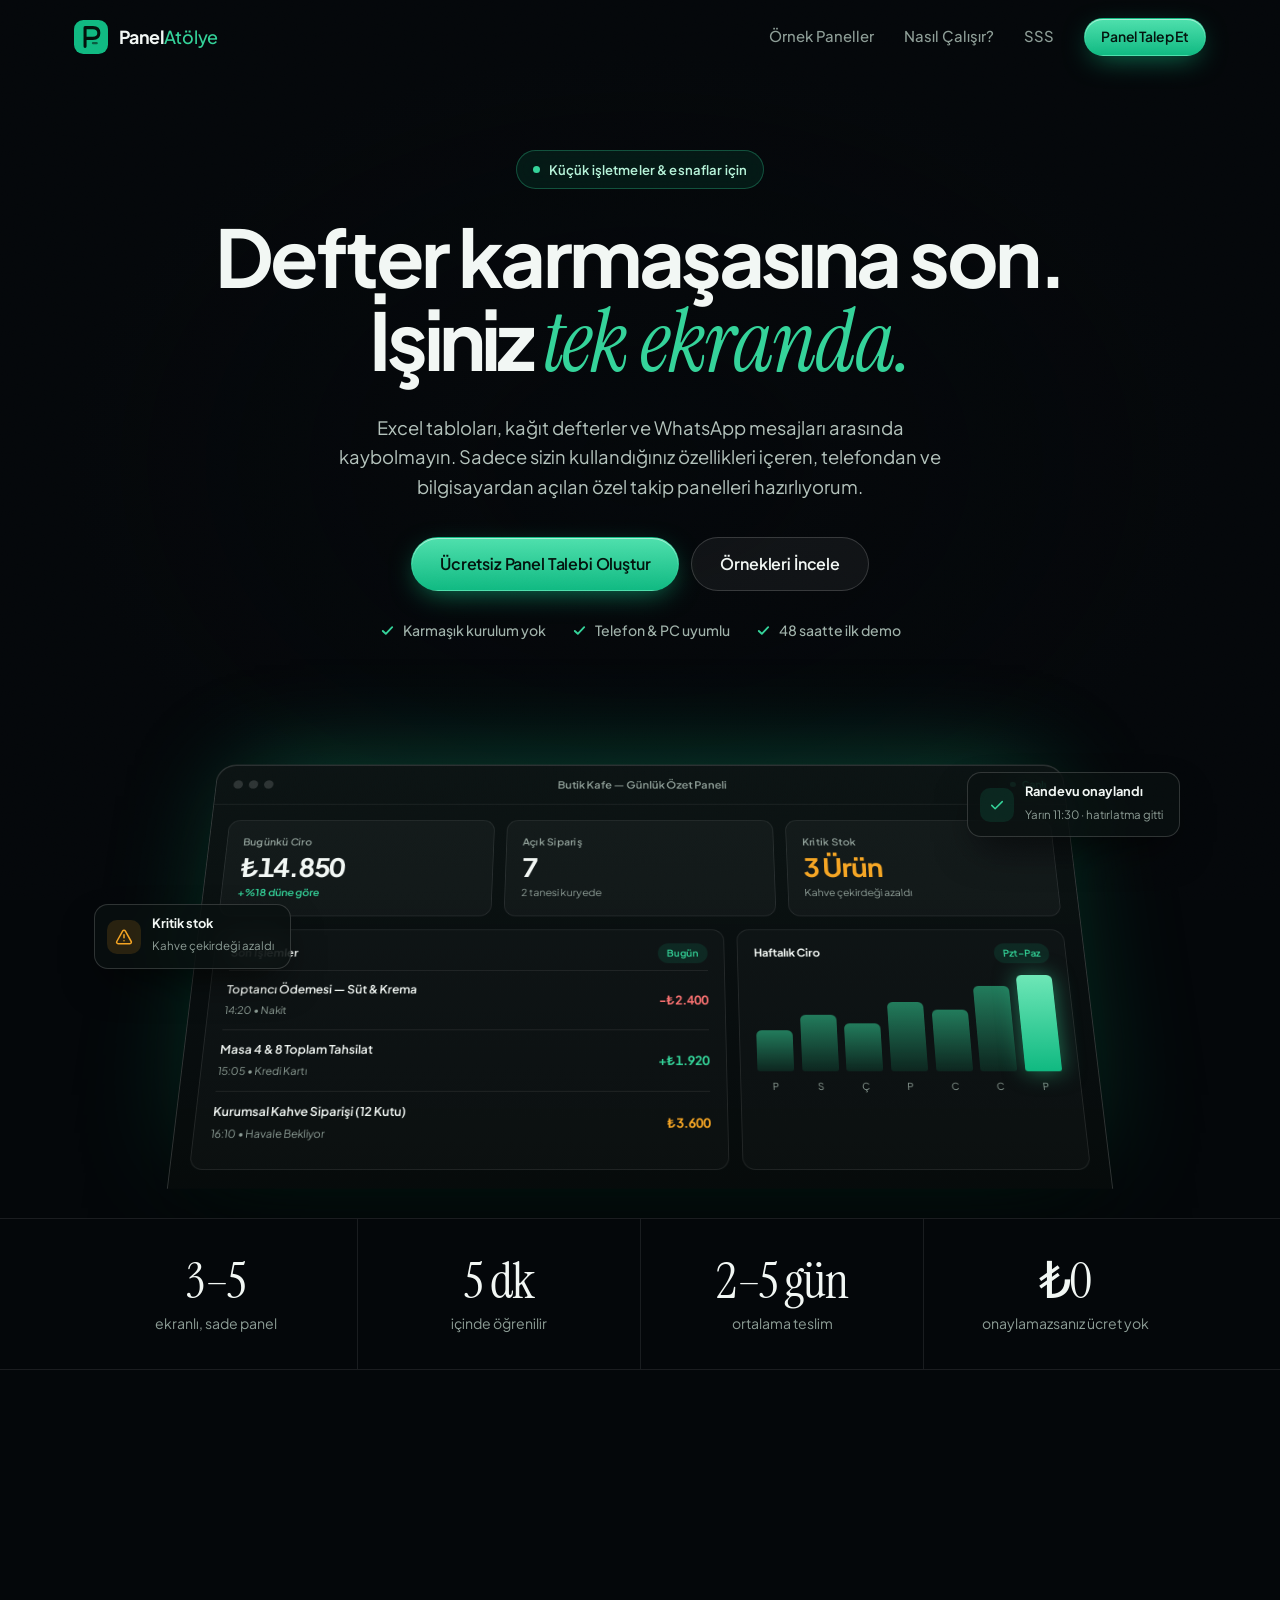
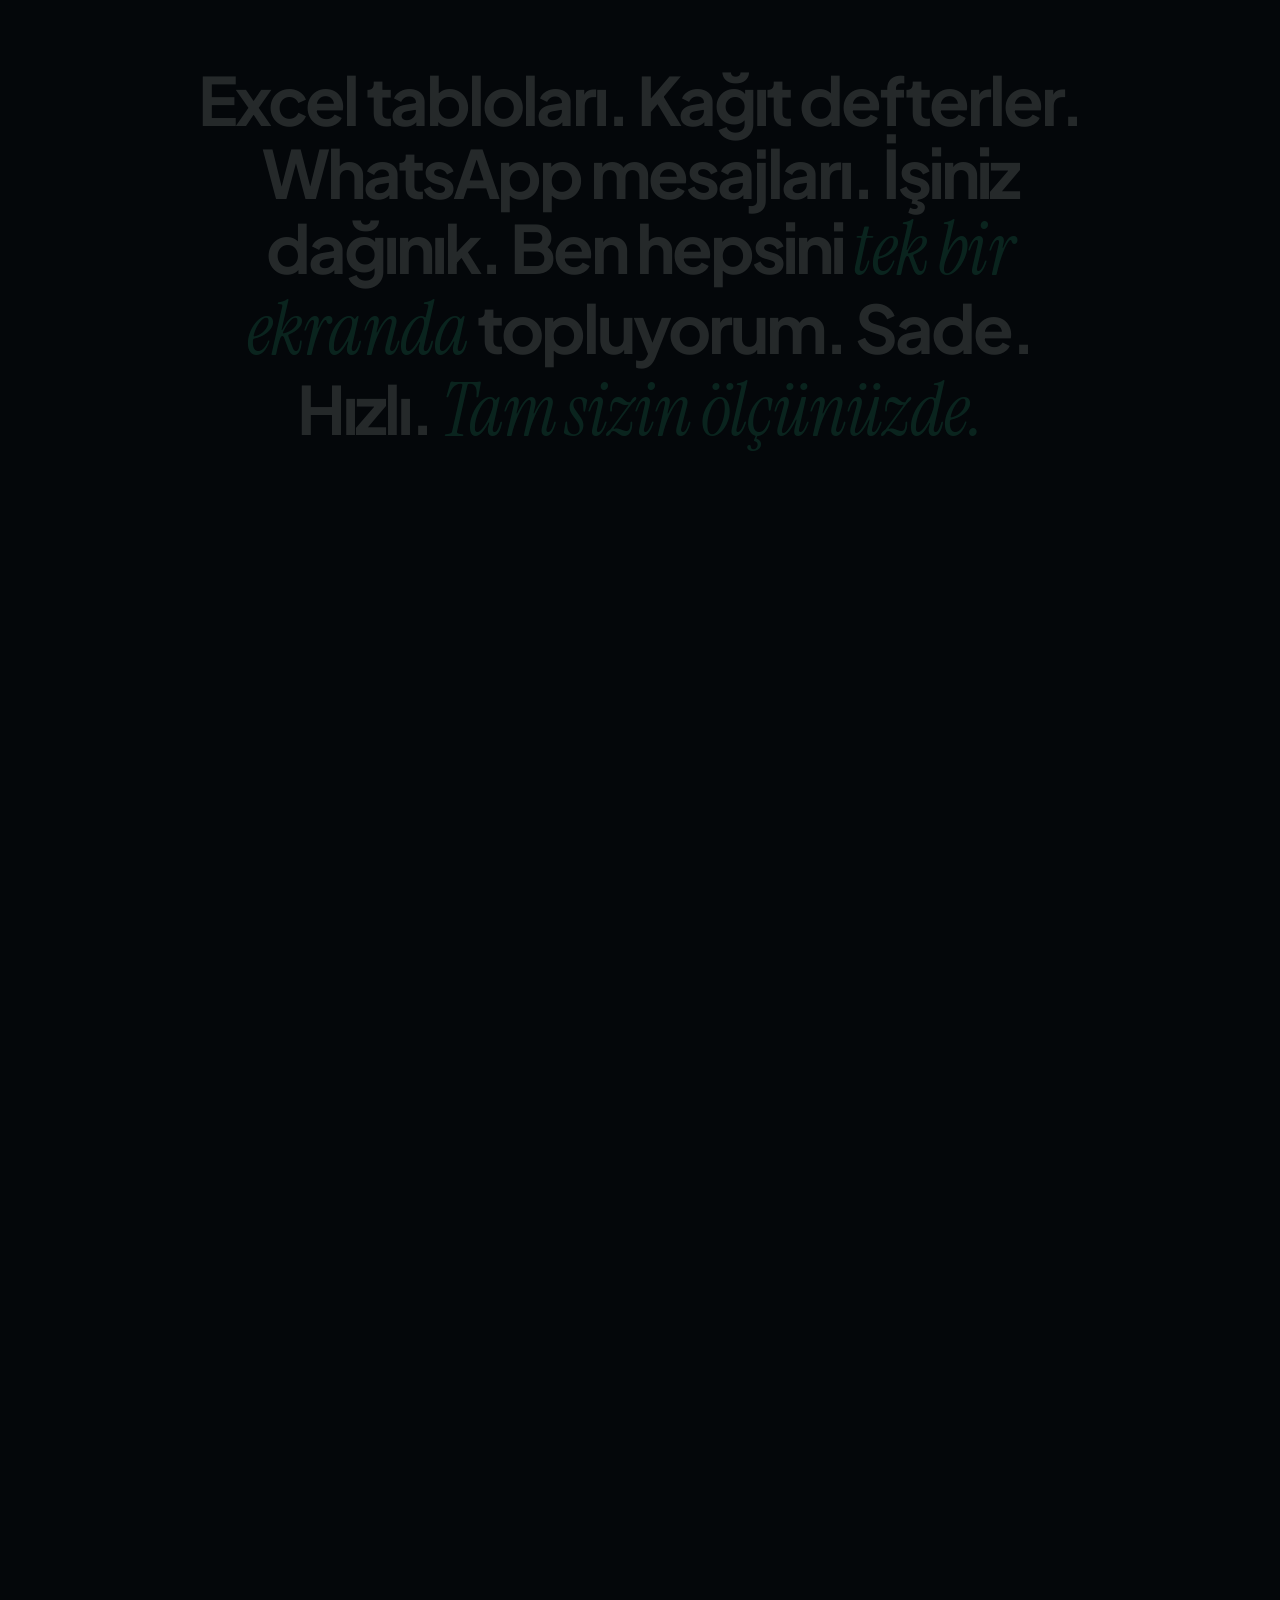
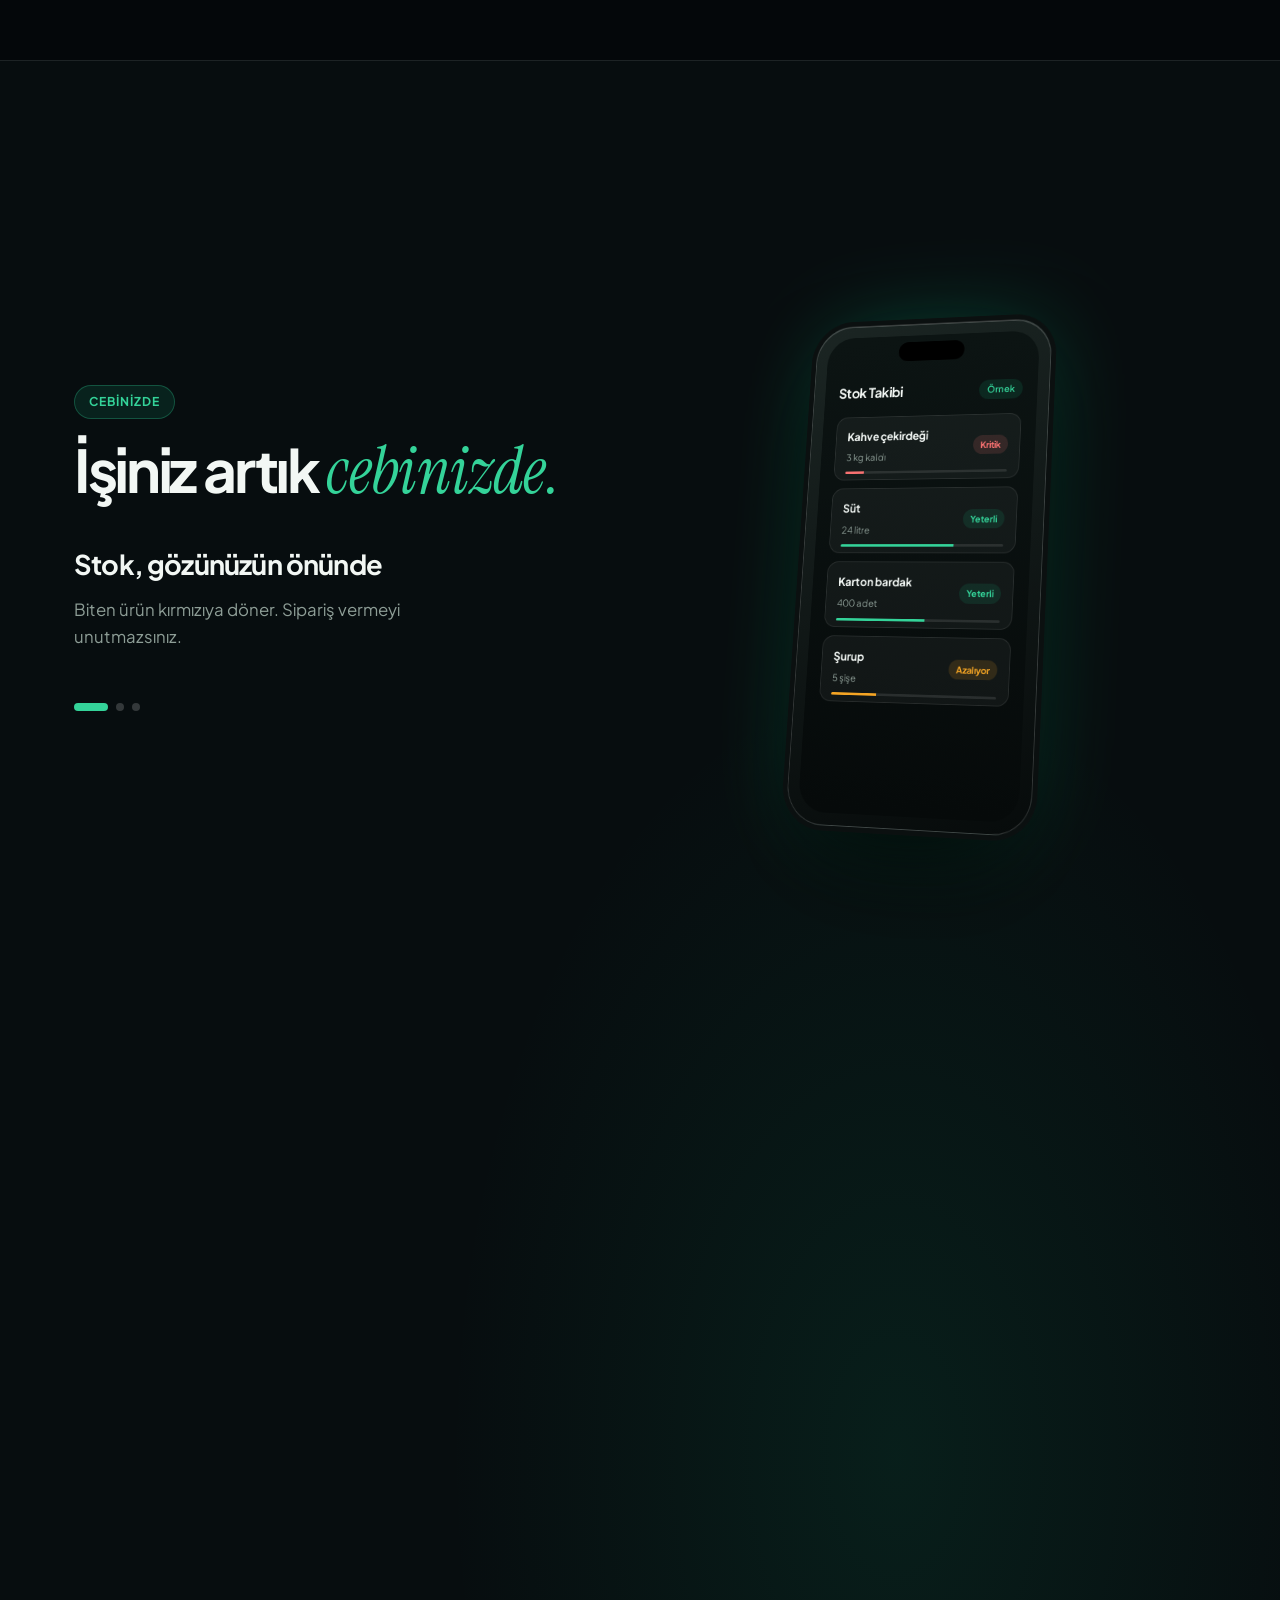
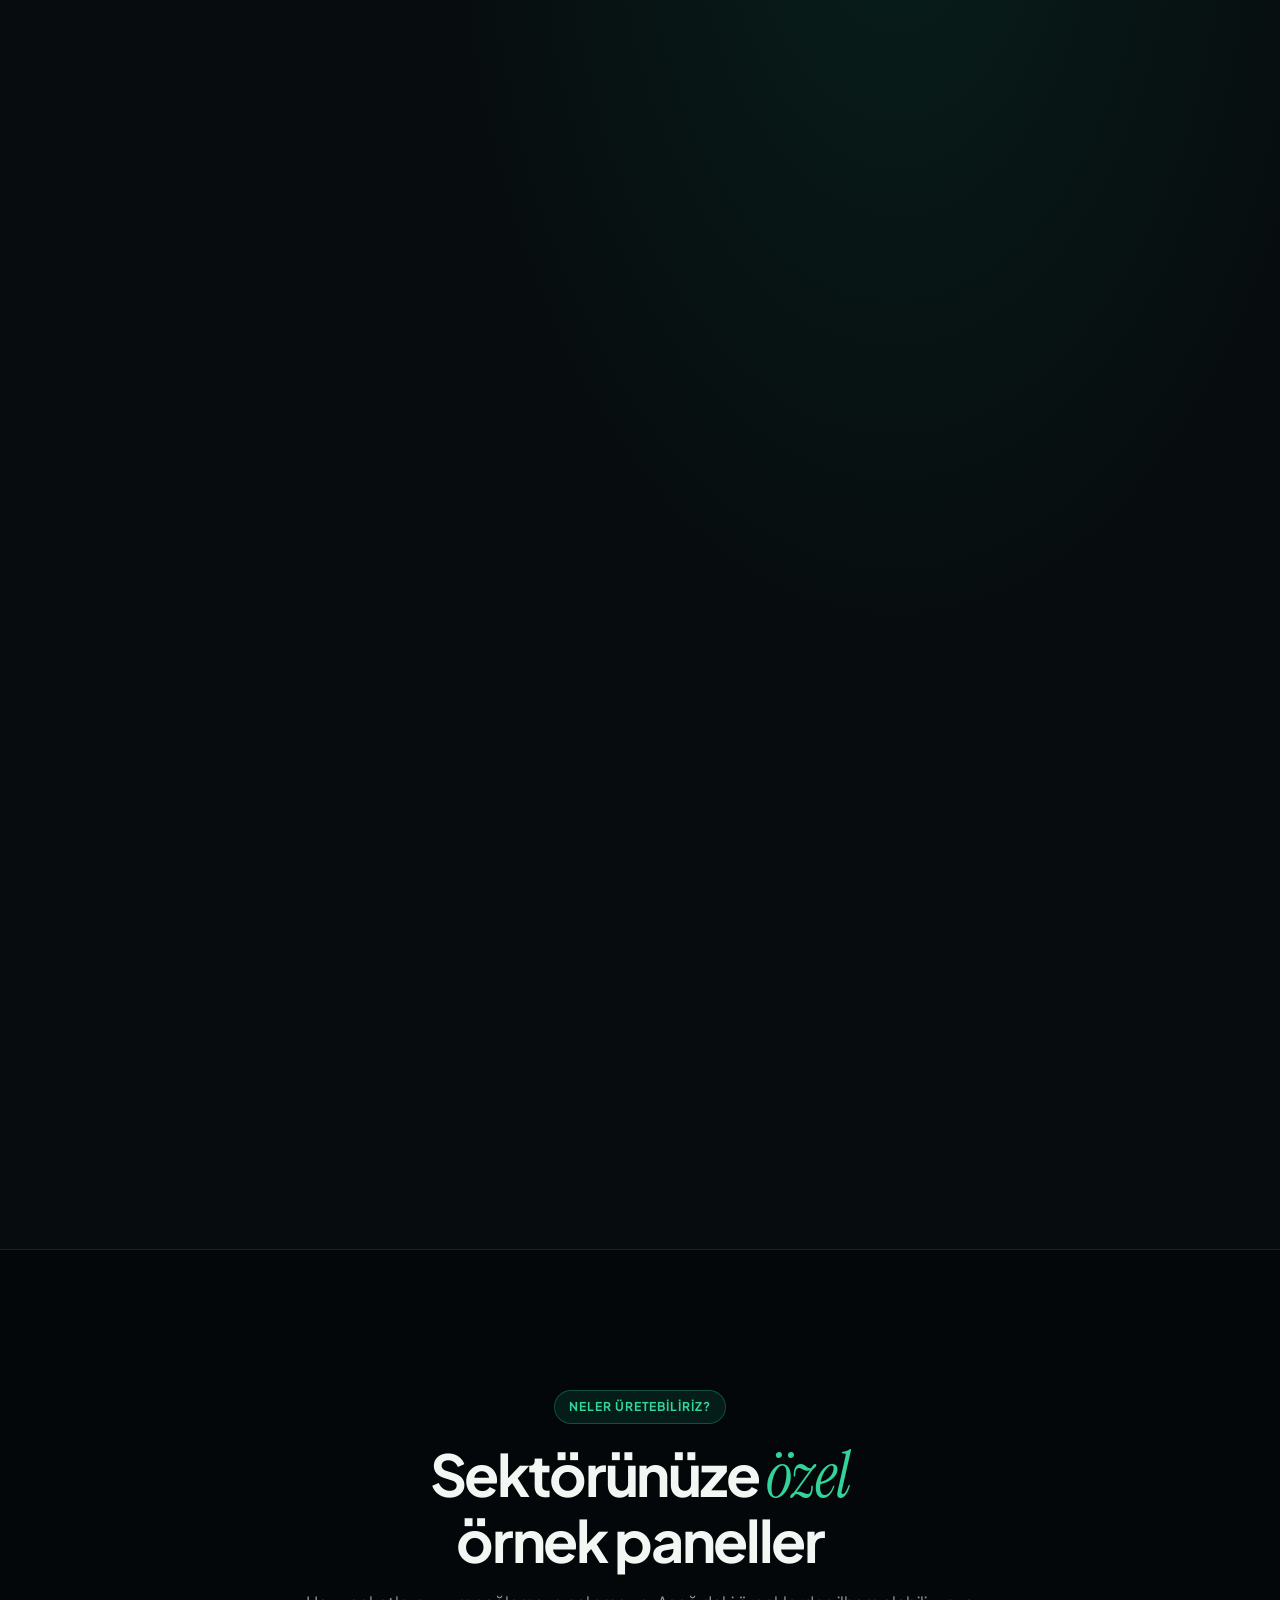
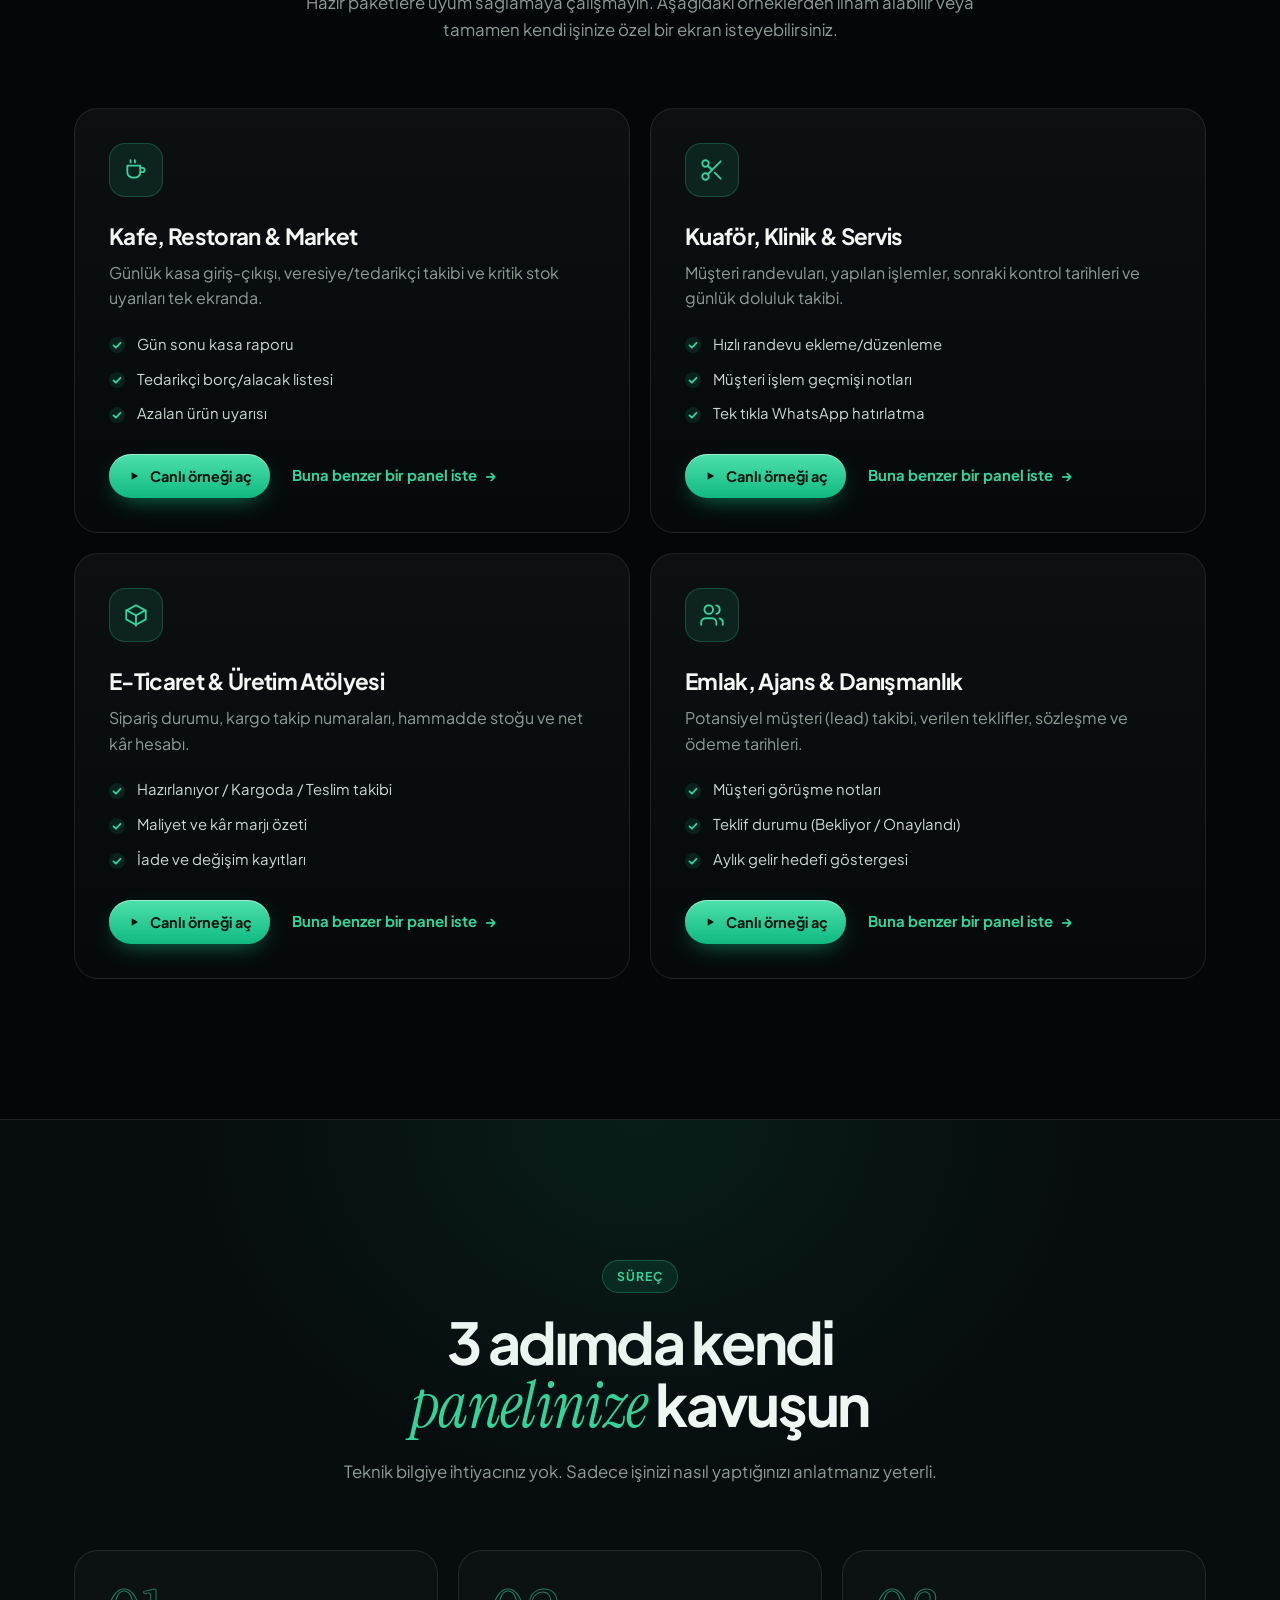
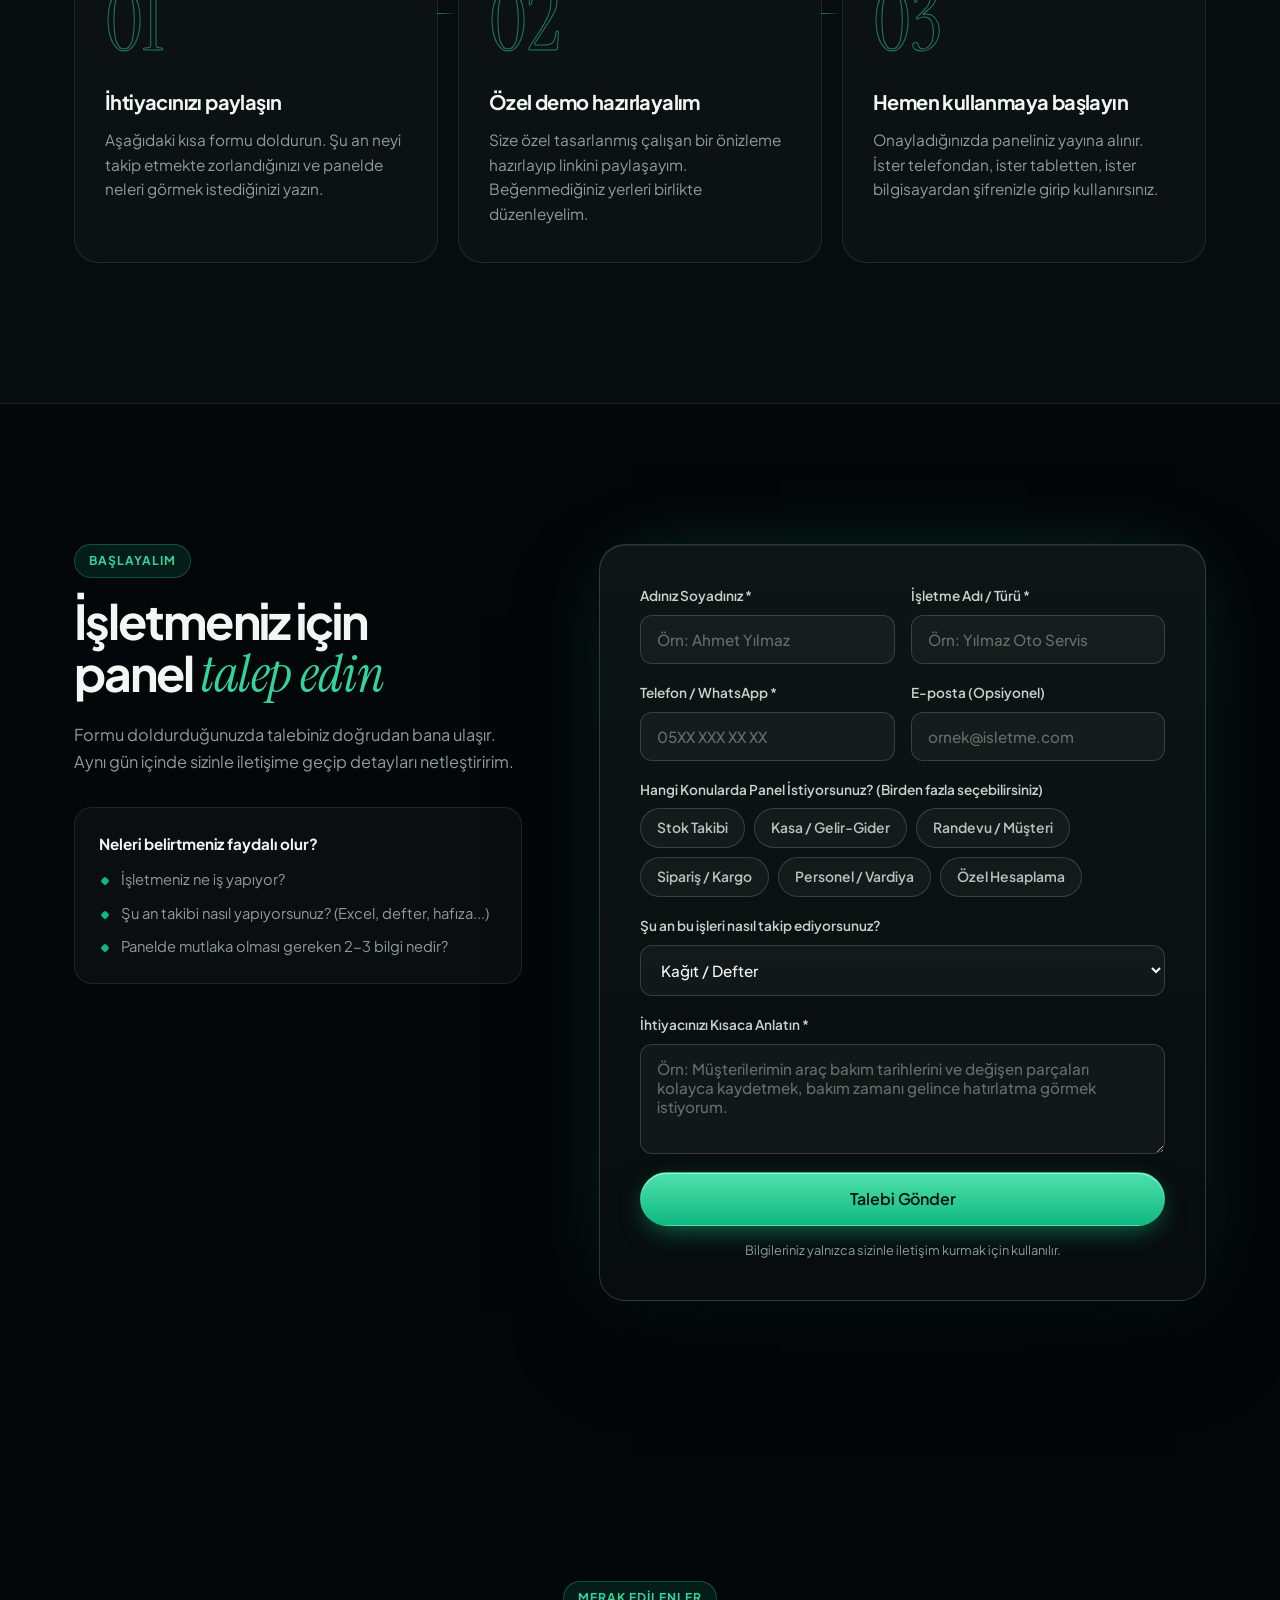
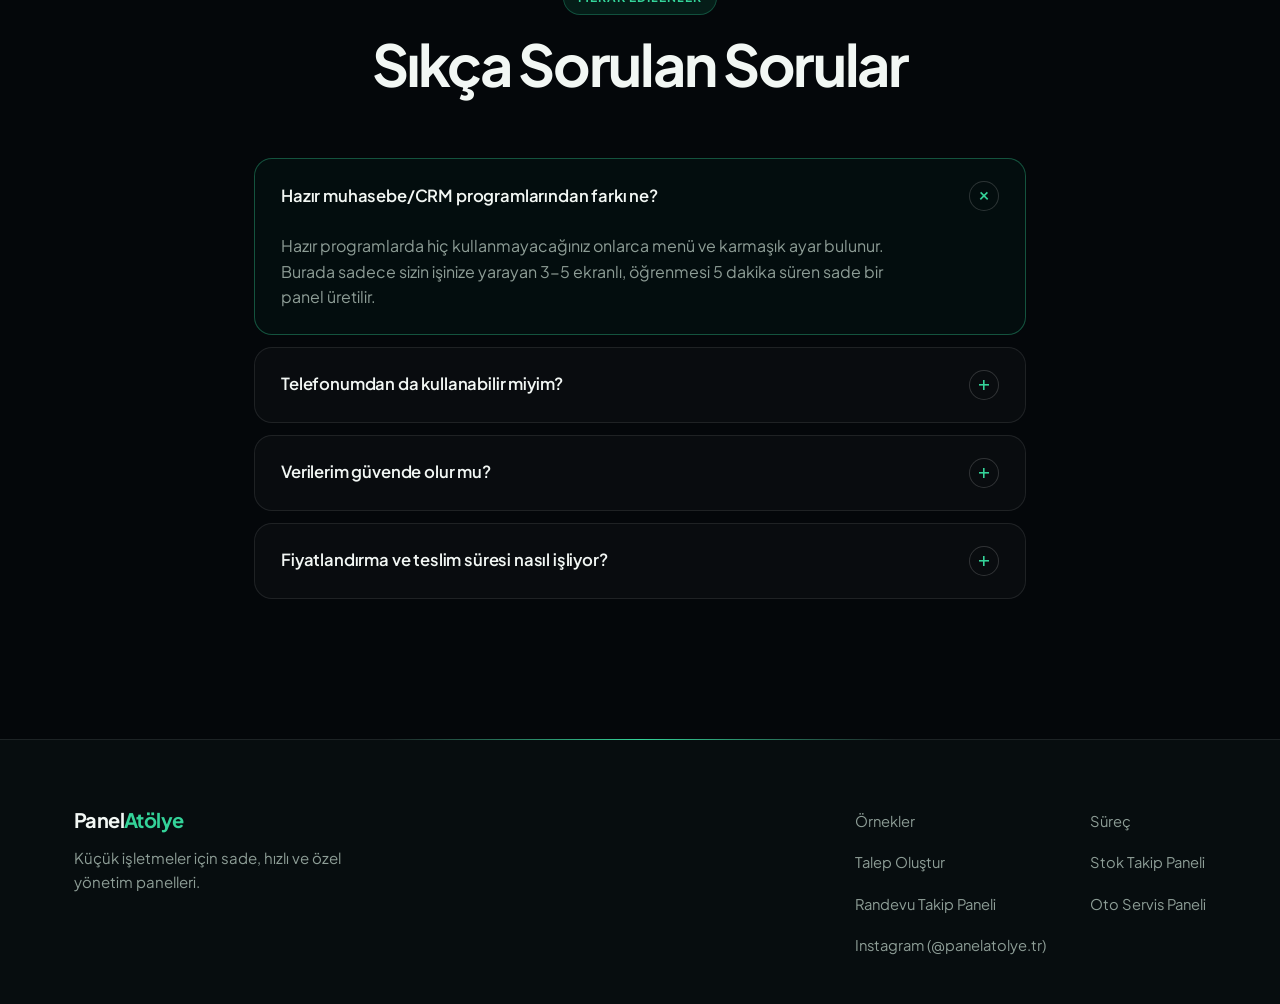
<file: index.html>
<!DOCTYPE html>
<html lang="tr">
<head>
  <meta charset="UTF-8" />
  <meta name="viewport" content="width=device-width, initial-scale=1.0" />
  <style>html,body{background:#04070a}</style>
  <title>PanelAtölye | Küçük İşletmeler İçin Özel Yönetim Panelleri</title>
  <link rel="icon" type="image/svg+xml" href="logo.svg" />
  <meta name="theme-color" content="#04070a" />
  <meta name="description" content="Küçük işletmeniz için Excel ve defter karmaşasına son veren, ihtiyacınıza özel basit, hızlı ve mobil uyumlu yönetim panelleri. Ücretsiz talep oluşturun." />
  <meta name="keywords" content="küçük işletme paneli, özel yönetim paneli, stok takip paneli, randevu takip sistemi, esnaf için yazılım, basit crm" />
  <meta name="robots" content="index, follow" />
  <meta name="google-site-verification" content="AUViDtZWXvAtLeRASIEN5xFF-j9-7YMlxGmEcy6Ef4I" />

  <!-- Open Graph / Sosyal Medya Önizleme -->
  <meta property="og:type" content="website" />
  <meta property="og:title" content="PanelAtölye | Küçük İşletmeler İçin Özel Yönetim Panelleri" />
  <meta property="og:description" content="İşinizi kolaylaştıran, sadece ihtiyacınız olan özelliklere sahip basit yönetim panelleri tasarlıyoruz." />
  <meta property="og:locale" content="tr_TR" />
  <link rel="canonical" href="https://opperator04.github.io/panel-atolye/" />
  <meta property="og:url" content="https://opperator04.github.io/panel-atolye/" />
    <meta property="og:image" content="https://opperator04.github.io/panel-atolye/og-image.png" />
    <meta property="og:image:width" content="1200" />
    <meta property="og:image:height" content="630" />
  <meta name="twitter:card" content="summary_large_image" />
  <meta name="twitter:title" content="PanelAtölye | Küçük İşletmeler İçin Özel Yönetim Panelleri" />
  <meta name="twitter:description" content="Excel ve defter karmaşasına son veren, ihtiyacınıza özel basit, hızlı ve mobil uyumlu yönetim panelleri." />
    <meta name="twitter:image" content="https://opperator04.github.io/panel-atolye/og-image.png" />

  <script type="application/ld+json">
  {
    "@context": "https://schema.org",
    "@graph": [
      {
        "@type": "ProfessionalService",
        "name": "PanelAtölye",
        "url": "https://opperator04.github.io/panel-atolye/",
        "description": "Küçük işletmeler ve esnaflar için Excel ve kağıt defter karmaşasına son veren özel yönetim, stok, randevu ve sipariş takip panelleri.",
        "areaServed": "TR",
        "sameAs": [
          "https://www.instagram.com/panelatolye.tr/"
        ]
      },
      {
        "@type": "FAQPage",
        "mainEntity": [
          {
            "@type": "Question",
            "name": "Hazır muhasebe/CRM programlarından farkı ne?",
            "acceptedAnswer": {
              "@type": "Answer",
              "text": "Hazır programlarda hiç kullanmayacağınız onlarca menü ve karmaşık ayar bulunur. Burada sadece sizin işinize yarayan 3-5 ekranlı, öğrenmesi 5 dakika süren sade bir panel üretilir."
            }
          },
          {
            "@type": "Question",
            "name": "Telefonumdan da kullanabilir miyim?",
            "acceptedAnswer": {
              "@type": "Answer",
              "text": "Evet. Üretilen tüm paneller hem bilgisayar hem de cep telefonu ekranına tam uyumludur. Uygulama mağazasından bir şey indirmenize gerek kalmadan tarayıcıdan kullanabilirsiniz."
            }
          },
          {
            "@type": "Question",
            "name": "Verilerim güvende olur mu?",
            "acceptedAnswer": {
              "@type": "Answer",
              "text": "Paneliniz size özel şifre ile korunur ve verileriniz yalnızca sizin erişebileceğiniz güvenli bulut veritabanında saklanır. İstediğiniz zaman Excel olarak dışa aktarabilirsiniz."
            }
          },
          {
            "@type": "Question",
            "name": "Fiyatlandırma ve teslim süresi nasıl işliyor?",
            "acceptedAnswer": {
              "@type": "Answer",
              "text": "Talebinizi inceledikten sonra ihtiyacınızın büyüklüğüne göre net bir fiyat ve teslim süresi (genellikle 2-5 gün) paylaşıyorum. Onaylamazsanız hiçbir ücret ödemezsiniz."
            }
          }
        ]
      }
    ]
  }
  </script>

  <link rel="preconnect" href="https://fonts.googleapis.com" />
  <link rel="preconnect" href="https://fonts.gstatic.com" crossorigin />
  <link href="https://fonts.googleapis.com/css2?family=Plus+Jakarta+Sans:wght@400;500;600;700;800&family=Instrument+Serif:ital@0;1&display=swap" rel="stylesheet" />
  <link rel="stylesheet" href="home.css?v=6" />
  <script>document.documentElement.classList.add('js');setTimeout(function(){if(!window.__fx)document.documentElement.classList.remove('js')},2500)</script>
</head>
<body>
  <div class="grain" aria-hidden="true"></div>

  <header class="navbar" id="navbar">
    <div class="container nav-inner">
      <a href="#" class="brand" aria-label="PanelAtölye ana sayfa">
        <svg class="brand-mark" viewBox="0 0 40 40" aria-hidden="true"><rect width="40" height="40" rx="11" fill="#10b981"/><path d="M13 31V9h9.2c4.4 0 7 2.5 7 6.3s-2.6 6.3-7 6.3H13" fill="none" stroke="#04110c" stroke-width="3.6" stroke-linecap="round" stroke-linejoin="round"/><rect x="21" y="26" width="7" height="2.6" rx="1.3" fill="#04110c" opacity=".55"/></svg>
        <span class="brand-word">Panel<em>Atölye</em></span>
      </a>

      <nav class="nav-links" aria-label="Ana menü">
        <a href="#ornekler">Örnek Paneller</a>
        <a href="#nasil-calisir">Nasıl Çalışır?</a>
        <a href="#sss">SSS</a>
        <a href="#talep-formu" class="btn btn-primary btn-sm">Panel Talep Et</a>
      </nav>

      <button class="mobile-menu-btn" id="mobileMenuBtn" aria-label="Menüyü aç/kapat" aria-expanded="false">
        <span></span><span></span><span></span>
      </button>
    </div>

    <div class="mobile-nav" id="mobileNav">
      <a href="#ornekler">Örnek Paneller</a>
      <a href="#nasil-calisir">Nasıl Çalışır?</a>
      <a href="#sss">SSS</a>
      <a href="#talep-formu" class="btn btn-primary">Panel Talep Et</a>
    </div>
  </header>

  <main>
    <!-- Hero -->
    <section class="hero">
      <video class="hero-video" id="heroVideo" autoplay muted loop playsinline preload="auto" aria-hidden="true">
        <source src="https://d8j0ntlcm91z4.cloudfront.net/user_38xzZboKViGWJOttwIXH07lWA1P/hf_20261022_235442_c62146c2-3f2f-46c0-ab51-649a4aa26cf5.mp4" type="video/mp4" />
      </video>
      <div class="hero-scrim" aria-hidden="true"></div>

      <div class="container hero-inner">
        <div class="hero-content">
          <div class="badge rise" style="--d:.05s"><i></i>Küçük işletmeler &amp; esnaflar için</div>
          <h1 class="rise" style="--d:.15s">Defter karmaşasına son.<br />İşiniz <em>tek ekranda.</em></h1>
          <p class="hero-subtitle rise" style="--d:.3s">
            Excel tabloları, kağıt defterler ve WhatsApp mesajları arasında kaybolmayın.
            Sadece sizin kullandığınız özellikleri içeren, telefondan ve bilgisayardan açılan özel takip panelleri hazırlıyorum.
          </p>
          <div class="hero-actions rise" style="--d:.42s">
            <a href="#talep-formu" class="btn btn-primary btn-lg">Ücretsiz Panel Talebi Oluştur</a>
            <a href="#ornekler" class="btn btn-outline btn-lg">Örnekleri İncele</a>
          </div>
          <div class="hero-trust rise" style="--d:.52s">
            <span><svg viewBox="0 0 16 16" aria-hidden="true"><path d="M3 8.5l3.2 3L13 4.5"/></svg>Karmaşık kurulum yok</span>
            <span><svg viewBox="0 0 16 16" aria-hidden="true"><path d="M3 8.5l3.2 3L13 4.5"/></svg>Telefon &amp; PC uyumlu</span>
            <span><svg viewBox="0 0 16 16" aria-hidden="true"><path d="M3 8.5l3.2 3L13 4.5"/></svg>48 saatte ilk demo</span>
          </div>
        </div>

        <!-- Etkileşimli Mini Panel Önizlemesi -->
        <div class="mockup-stage rise" style="--d:.65s">
          <div class="float-chip chip-a" aria-hidden="true">
            <span class="chip-ic warn"><svg viewBox="0 0 24 24"><path d="M12 9v4M12 17h.01M10.3 3.9 2.4 18a2 2 0 0 0 1.7 3h15.8a2 2 0 0 0 1.7-3L13.7 3.9a2 2 0 0 0-3.4 0z"/></svg></span>
            <span><strong>Kritik stok</strong><small>Kahve çekirdeği azaldı</small></span>
          </div>
          <div class="float-chip chip-b" aria-hidden="true">
            <span class="chip-ic ok"><svg viewBox="0 0 24 24"><path d="M5 12.5l4.5 4.5L19 7.5"/></svg></span>
            <span><strong>Randevu onaylandı</strong><small>Yarın 11:30 · hatırlatma gitti</small></span>
          </div>

          <div class="hero-mockup" id="mockup" aria-label="Örnek işletme paneli önizlemesi">
            <div class="mockup-header">
              <div class="mockup-dots"><span></span><span></span><span></span></div>
              <div class="mockup-title">Butik Kafe — Günlük Özet Paneli</div>
              <span class="mockup-status"><i></i>Canlı</span>
            </div>
            <div class="mockup-body">
              <div class="stat-row">
                <div class="stat-card">
                  <span class="stat-label">Bugünkü Ciro</span>
                  <strong class="stat-value" data-count="14850" data-prefix="₺">₺14.850</strong>
                  <span class="stat-trend up">+%18 düne göre</span>
                </div>
                <div class="stat-card">
                  <span class="stat-label">Açık Sipariş</span>
                  <strong class="stat-value" data-count="7">7</strong>
                  <span class="stat-trend">2 tanesi kuryede</span>
                </div>
                <div class="stat-card">
                  <span class="stat-label">Kritik Stok</span>
                  <strong class="stat-value warning">3 Ürün</strong>
                  <span class="stat-trend">Kahve çekirdeği azaldı</span>
                </div>
              </div>

              <div class="mockup-split">
                <div class="mockup-list">
                  <div class="mockup-list-header"><span>Son İşlemler</span><span class="pill">Bugün</span></div>
                  <div class="mockup-item">
                    <div><strong>Toptancı Ödemesi — Süt &amp; Krema</strong><small>14:20 • Nakit</small></div>
                    <span class="amount negative">-₺2.400</span>
                  </div>
                  <div class="mockup-item">
                    <div><strong>Masa 4 &amp; 8 Toplam Tahsilat</strong><small>15:05 • Kredi Kartı</small></div>
                    <span class="amount positive">+₺1.920</span>
                  </div>
                  <div class="mockup-item">
                    <div><strong>Kurumsal Kahve Siparişi (12 Kutu)</strong><small>16:10 • Havale Bekliyor</small></div>
                    <span class="amount pending">₺3.600</span>
                  </div>
                </div>
                <div class="mockup-chart" aria-hidden="true">
                  <div class="mockup-list-header"><span>Haftalık Ciro</span><span class="pill">Pzt–Paz</span></div>
                  <div class="bars">
                    <i style="--h:42%"></i><i style="--h:58%"></i><i style="--h:49%"></i><i style="--h:71%"></i><i style="--h:63%"></i><i style="--h:88%"></i><i class="hot" style="--h:100%"></i>
                  </div>
                  <div class="bars-x"><span>P</span><span>S</span><span>Ç</span><span>P</span><span>C</span><span>C</span><span>P</span></div>
                </div>
              </div>
            </div>
          </div>
        </div>
      </div>
    </section>

    <!-- Güven şeridi -->
    <section class="facts" aria-label="Kısaca">
      <div class="container facts-grid">
        <div class="fact reveal"><strong>3–5</strong><span>ekranlı, sade panel</span></div>
        <div class="fact reveal"><strong>5 dk</strong><span>içinde öğrenilir</span></div>
        <div class="fact reveal"><strong>2–5 gün</strong><span>ortalama teslim</span></div>
        <div class="fact reveal"><strong>₺0</strong><span>onaylamazsanız ücret yok</span></div>
      </div>
    </section>

    <!-- Manifesto: kaydırdıkça kelimeler aydınlanır -->
    <section class="manifesto" id="manifesto" aria-label="Kısaca ne yapıyorum">
      <div class="pin">
        <p class="manifesto-text" id="manifestoText" data-text="Excel tabloları. Kağıt defterler. WhatsApp mesajları. İşiniz dağınık. Ben hepsini *tek bir ekranda* topluyorum. Sade. Hızlı. *Tam sizin ölçünüzde.*">Excel tabloları. Kağıt defterler. WhatsApp mesajları. İşiniz dağınık. Ben hepsini tek bir ekranda topluyorum. Sade. Hızlı. Tam sizin ölçünüzde.</p>
      </div>
    </section>

    <!-- Telefon: sabit durur, ekranlar kaydırmayla değişir -->
    <section class="showcase" id="showcase" aria-label="Telefondan kullanım">
      <div class="pin">
        <div class="container showcase-inner">
          <div class="showcase-copy">
            <span class="section-tag">Cebinizde</span>
            <h2>İşiniz artık <em>cebinizde.</em></h2>
            <ol class="show-steps">
              <li class="active"><h3>Stok, gözünüzün önünde</h3><p>Biten ürün kırmızıya döner. Sipariş vermeyi unutmazsınız.</p></li>
              <li><h3>Randevular tek listede</h3><p>Günün programı, müşteri notları, tek tıkla WhatsApp hatırlatma.</p></li>
              <li><h3>Kasa, gün sonunu beklemez</h3><p>Ciro ve gider anlık güncellenir. Defter toplamak yok.</p></li>
            </ol>
            <div class="show-dots" aria-hidden="true"><i class="on"></i><i></i><i></i></div>
          </div>

          <div class="phone-wrap">
            <div class="phone" id="phone" role="img" aria-label="Örnek panel ekranları: stok, randevu ve kasa">
              <div class="phone-notch"></div>
              <div class="screen active">
                <div class="scr-head"><strong>Stok Takibi</strong><span class="pill">Örnek</span></div>
                <div class="scr-row bad"><div><b>Kahve çekirdeği</b><small>3 kg kaldı</small></div><span class="tag-bad">Kritik</span><i style="--w:12%"></i></div>
                <div class="scr-row"><div><b>Süt</b><small>24 litre</small></div><span class="tag-ok">Yeterli</span><i style="--w:70%"></i></div>
                <div class="scr-row"><div><b>Karton bardak</b><small>400 adet</small></div><span class="tag-ok">Yeterli</span><i style="--w:55%"></i></div>
                <div class="scr-row warn"><div><b>Şurup</b><small>5 şişe</small></div><span class="tag-warn">Azalıyor</span><i style="--w:28%"></i></div>
              </div>
              <div class="screen">
                <div class="scr-head"><strong>Bugünün Randevuları</strong><span class="pill">Örnek</span></div>
                <div class="scr-row"><div><b>10:00 · Elif K.</b><small>Saç boyama</small></div><span class="tag-ok">Onaylı</span></div>
                <div class="scr-row"><div><b>11:30 · Mert A.</b><small>Kontrol</small></div><span class="tag-ok">Onaylı</span></div>
                <div class="scr-row"><div><b>14:00 · Ayşe D.</b><small>Bakım</small></div><span class="tag-warn">Bekliyor</span></div>
                <div class="scr-btn">WhatsApp ile hatırlat</div>
              </div>
              <div class="screen">
                <div class="scr-head"><strong>Günlük Kasa</strong><span class="pill">Örnek</span></div>
                <div class="scr-big"><small>Bugünkü ciro</small><b>₺14.850</b><span>+%18 düne göre</span></div>
                <div class="scr-bars"><i style="--h:40%"></i><i style="--h:62%"></i><i style="--h:48%"></i><i style="--h:75%"></i><i style="--h:58%"></i><i style="--h:90%"></i><i class="hot" style="--h:100%"></i></div>
                <div class="scr-row"><div><b>Toptancı ödemesi</b><small>14:20 · Nakit</small></div><span class="neg">-₺2.400</span></div>
              </div>
            </div>
          </div>
        </div>
      </div>
    </section>

    <!-- Örnek Paneller -->
    <section id="ornekler" class="section">
      <div class="container">
        <div class="section-head reveal">
          <span class="section-tag">Neler üretebiliriz?</span>
          <h2>Sektörünüze <em>özel</em> örnek paneller</h2>
          <p>Hazır paketlere uyum sağlamaya çalışmayın. Aşağıdaki örneklerden ilham alabilir veya tamamen kendi işinize özel bir ekran isteyebilirsiniz.</p>
        </div>

        <div class="cards-grid">
          <article class="card reveal">
            <div class="card-icon"><svg viewBox="0 0 24 24" aria-hidden="true"><path d="M4 8h12v6a5 5 0 0 1-5 5H9a5 5 0 0 1-5-5V8z"/><path d="M16 10h2a2 2 0 0 1 0 4h-2M7 3v2M11 3v2"/></svg></div>
            <h3>Kafe, Restoran &amp; Market</h3>
            <p>Günlük kasa giriş-çıkışı, veresiye/tedarikçi takibi ve kritik stok uyarıları tek ekranda.</p>
            <ul class="card-features">
              <li>Gün sonu kasa raporu</li>
              <li>Tedarikçi borç/alacak listesi</li>
              <li>Azalan ürün uyarısı</li>
            </ul>
            <div class="card-actions"><button type="button" class="card-demo" data-demo="cafe"><svg viewBox="0 0 24 24" aria-hidden="true"><path d="M8 5.5v13l11-6.5z"/></svg> Canlı örneği aç</button>
            <button type="button" class="card-cta" data-preset="Kafe / Restoran Kasa ve Stok Paneli">Buna benzer bir panel iste <span aria-hidden="true">→</span></button></div>
          </article>

          <article class="card reveal">
            <div class="card-icon"><svg viewBox="0 0 24 24" aria-hidden="true"><circle cx="6" cy="6" r="3"/><circle cx="6" cy="18" r="3"/><path d="M20 4 8.1 15.9M14.5 14.5 20 20M8.1 8.1 12 12"/></svg></div>
            <h3>Kuaför, Klinik &amp; Servis</h3>
            <p>Müşteri randevuları, yapılan işlemler, sonraki kontrol tarihleri ve günlük doluluk takibi.</p>
            <ul class="card-features">
              <li>Hızlı randevu ekleme/düzenleme</li>
              <li>Müşteri işlem geçmişi notları</li>
              <li>Tek tıkla WhatsApp hatırlatma</li>
            </ul>
            <div class="card-actions"><button type="button" class="card-demo" data-demo="salon"><svg viewBox="0 0 24 24" aria-hidden="true"><path d="M8 5.5v13l11-6.5z"/></svg> Canlı örneği aç</button>
            <button type="button" class="card-cta" data-preset="Randevu ve Müşteri Takip Paneli">Buna benzer bir panel iste <span aria-hidden="true">→</span></button></div>
          </article>

          <article class="card reveal">
            <div class="card-icon"><svg viewBox="0 0 24 24" aria-hidden="true"><path d="M21 8l-9-5-9 5v8l9 5 9-5V8z"/><path d="M3.3 7.5 12 12.5l8.7-5M12 22V12.5"/></svg></div>
            <h3>E-Ticaret &amp; Üretim Atölyesi</h3>
            <p>Sipariş durumu, kargo takip numaraları, hammadde stoğu ve net kâr hesabı.</p>
            <ul class="card-features">
              <li>Hazırlanıyor / Kargoda / Teslim takibi</li>
              <li>Maliyet ve kâr marjı özeti</li>
              <li>İade ve değişim kayıtları</li>
            </ul>
            <div class="card-actions"><button type="button" class="card-demo" data-demo="shop"><svg viewBox="0 0 24 24" aria-hidden="true"><path d="M8 5.5v13l11-6.5z"/></svg> Canlı örneği aç</button>
            <button type="button" class="card-cta" data-preset="Sipariş ve Kargo Takip Paneli">Buna benzer bir panel iste <span aria-hidden="true">→</span></button></div>
          </article>

          <article class="card reveal">
            <div class="card-icon"><svg viewBox="0 0 24 24" aria-hidden="true"><path d="M16 21v-2a4 4 0 0 0-4-4H6a4 4 0 0 0-4 4v2"/><circle cx="9" cy="7" r="4"/><path d="M22 21v-2a4 4 0 0 0-3-3.9M16 3.1a4 4 0 0 1 0 7.8"/></svg></div>
            <h3>Emlak, Ajans &amp; Danışmanlık</h3>
            <p>Potansiyel müşteri (lead) takibi, verilen teklifler, sözleşme ve ödeme tarihleri.</p>
            <ul class="card-features">
              <li>Müşteri görüşme notları</li>
              <li>Teklif durumu (Bekliyor / Onaylandı)</li>
              <li>Aylık gelir hedefi göstergesi</li>
            </ul>
            <div class="card-actions"><button type="button" class="card-demo" data-demo="deals"><svg viewBox="0 0 24 24" aria-hidden="true"><path d="M8 5.5v13l11-6.5z"/></svg> Canlı örneği aç</button>
            <button type="button" class="card-cta" data-preset="Müşteri ve Teklif Takip Paneli">Buna benzer bir panel iste <span aria-hidden="true">→</span></button></div>
          </article>
        </div>
      </div>
    </section>

    <!-- Nasıl Çalışır -->
    <section id="nasil-calisir" class="section section-alt">
      <div class="container">
        <div class="section-head reveal">
          <span class="section-tag">Süreç</span>
          <h2>3 adımda kendi <em>panelinize</em> kavuşun</h2>
          <p>Teknik bilgiye ihtiyacınız yok. Sadece işinizi nasıl yaptığınızı anlatmanız yeterli.</p>
        </div>

        <div class="steps-grid">
          <div class="step-card reveal">
            <div class="step-num">01</div>
            <h3>İhtiyacınızı paylaşın</h3>
            <p>Aşağıdaki kısa formu doldurun. Şu an neyi takip etmekte zorlandığınızı ve panelde neleri görmek istediğinizi yazın.</p>
          </div>
          <div class="step-card reveal">
            <div class="step-num">02</div>
            <h3>Özel demo hazırlayalım</h3>
            <p>Size özel tasarlanmış çalışan bir önizleme hazırlayıp linkini paylaşayım. Beğenmediğiniz yerleri birlikte düzenleyelim.</p>
          </div>
          <div class="step-card reveal">
            <div class="step-num">03</div>
            <h3>Hemen kullanmaya başlayın</h3>
            <p>Onayladığınızda paneliniz yayına alınır. İster telefondan, ister tabletten, ister bilgisayardan şifrenizle girip kullanırsınız.</p>
          </div>
        </div>
      </div>
    </section>

    <!-- Talep Formu -->
    <section id="talep-formu" class="section">
      <div class="container form-layout">
        <div class="form-info reveal">
          <span class="section-tag">Başlayalım</span>
          <h2>İşletmeniz için panel <em>talep edin</em></h2>
          <p>Formu doldurduğunuzda talebiniz doğrudan bana ulaşır. Aynı gün içinde sizinle iletişime geçip detayları netleştiririm.</p>
          <div class="info-box">
            <h4>Neleri belirtmeniz faydalı olur?</h4>
            <ul>
              <li>İşletmeniz ne iş yapıyor?</li>
              <li>Şu an takibi nasıl yapıyorsunuz? (Excel, defter, hafıza...)</li>
              <li>Panelde mutlaka olması gereken 2-3 bilgi nedir?</li>
            </ul>
          </div>
        </div>

        <div class="form-card reveal">
          <form id="panelRequestForm">
            <div class="form-row">
              <div class="form-group">
                <label for="fullName">Adınız Soyadınız *</label>
                <input type="text" id="fullName" name="fullName" placeholder="Örn: Ahmet Yılmaz" required />
              </div>
              <div class="form-group">
                <label for="businessName">İşletme Adı / Türü *</label>
                <input type="text" id="businessName" name="businessName" placeholder="Örn: Yılmaz Oto Servis" required />
              </div>
            </div>
            <div class="form-row">
              <div class="form-group">
                <label for="phone">Telefon / WhatsApp *</label>
                <input type="tel" id="phone" name="phone" placeholder="05XX XXX XX XX" required />
              </div>
              <div class="form-group">
                <label for="email">E-posta (Opsiyonel)</label>
                <input type="email" id="email" name="email" placeholder="ornek@isletme.com" />
              </div>
            </div>
            <div class="form-group">
              <label>Hangi Konularda Panel İstiyorsunuz? (Birden fazla seçebilirsiniz)</label>
              <div class="checkbox-grid">
                <label class="chip-checkbox"><input type="checkbox" name="features" value="Stok Takibi" /><span>Stok Takibi</span></label>
                <label class="chip-checkbox"><input type="checkbox" name="features" value="Kasa / Gelir-Gider" /><span>Kasa / Gelir-Gider</span></label>
                <label class="chip-checkbox"><input type="checkbox" name="features" value="Randevu / Müşteri" /><span>Randevu / Müşteri</span></label>
                <label class="chip-checkbox"><input type="checkbox" name="features" value="Sipariş / Kargo" /><span>Sipariş / Kargo</span></label>
                <label class="chip-checkbox"><input type="checkbox" name="features" value="Personel / Vardiya" /><span>Personel / Vardiya</span></label>
                <label class="chip-checkbox"><input type="checkbox" name="features" value="Özel Hesaplama" /><span>Özel Hesaplama</span></label>
              </div>
            </div>
            <div class="form-group">
              <label for="currentTool">Şu an bu işleri nasıl takip ediyorsunuz?</label>
              <select id="currentTool" name="currentTool">
                <option value="Kağıt / Defter">Kağıt / Defter</option>
                <option value="Excel / Google Sheets">Excel / Google Sheets</option>
                <option value="WhatsApp Mesajları">WhatsApp Mesajları</option>
                <option value="Karmaşık bir yazılım (memnun değilim)">Karmaşık bir yazılım (memnun değilim)</option>
                <option value="Henüz düzenli bir sistemim yok">Henüz düzenli bir sistemim yok</option>
              </select>
            </div>
            <div class="form-group">
              <label for="details">İhtiyacınızı Kısaca Anlatın *</label>
              <textarea id="details" name="details" rows="4" placeholder="Örn: Müşterilerimin araç bakım tarihlerini ve değişen parçaları kolayca kaydetmek, bakım zamanı gelince hatırlatma görmek istiyorum." required></textarea>
            </div>
            <button type="submit" class="btn btn-primary btn-lg btn-block" id="submitBtn">Talebi Gönder</button>
            <p class="form-note">Bilgileriniz yalnızca sizinle iletişim kurmak için kullanılır.</p>
          </form>

          <div id="formSuccess" class="form-success" hidden>
            <div class="success-icon">✓</div>
            <h3>Talebiniz Hazır!</h3>
            <p id="successMessage">Talebiniz kaydedildi. En kısa sürede dönüş yapılacaktır.</p>
            <div class="success-actions">
              <button type="button" id="copySummaryBtn" class="btn btn-outline">Özeti Kopyala</button>
            </div>
            <button type="button" id="resetFormBtn" class="btn-link">Yeni bir talep oluştur</button>
          </div>
        </div>
      </div>
    </section>

    <!-- SSS -->
<section id="sss" class="section">
      <div class="container faq-container">
        <div class="section-head">
          <span class="section-tag">Merak Edilenler</span>
          <h2>Sıkça Sorulan Sorular</h2>
        </div>

        <div class="faq-list">
          <details class="faq-item" open>
            <summary>Hazır muhasebe/CRM programlarından farkı ne?</summary>
            <p>Hazır programlarda hiç kullanmayacağınız onlarca menü ve karmaşık ayar bulunur. Burada sadece sizin işinize yarayan 3-5 ekranlı, öğrenmesi 5 dakika süren sade bir panel üretilir.</p>
          </details>
          <details class="faq-item">
            <summary>Telefonumdan da kullanabilir miyim?</summary>
            <p>Evet. Üretilen tüm paneller hem bilgisayar hem de cep telefonu ekranına tam uyumludur. Uygulama mağazasından bir şey indirmenize gerek kalmadan tarayıcıdan kullanabilirsiniz.</p>
          </details>
          <details class="faq-item">
            <summary>Verilerim güvende olur mu?</summary>
            <p>Paneliniz size özel şifre ile korunur ve verileriniz yalnızca sizin erişebileceğiniz güvenli bulut veritabanında saklanır. İstediğiniz zaman Excel olarak dışa aktarabilirsiniz.</p>
          </details>
          <details class="faq-item">
            <summary>Fiyatlandırma ve teslim süresi nasıl işliyor?</summary>
            <p>Talebinizi inceledikten sonra ihtiyacınızın büyüklüğüne göre net bir fiyat ve teslim süresi (genellikle 2-5 gün) paylaşıyorum. Onaylamazsanız hiçbir ücret ödemezsiniz.</p>
          </details>
        </div>
      </div>
    </section>
    </main>

  <footer class="footer">
    <div class="container footer-inner">
      <div>
        <strong class="brand-text">Panel<span>Atölye</span></strong>
        <p>Küçük işletmeler için sade, hızlı ve özel yönetim panelleri.</p>
      </div>
      <div class="footer-links">
        <a href="#ornekler">Örnekler</a>
        <a href="#nasil-calisir">Süreç</a>
        <a href="#talep-formu">Talep Oluştur</a>
        <a href="stok-takip-paneli.html">Stok Takip Paneli</a>
        <a href="randevu-takip-paneli.html">Randevu Takip Paneli</a>
        <a href="oto-servis-takip-paneli.html">Oto Servis Paneli</a>
        <a href="https://www.instagram.com/panelatolye.tr/" target="_blank" rel="noopener noreferrer">Instagram (@panelatolye.tr)</a>
      </div>
    </div>
  </footer>

  <dialog class="demo" id="demoDialog" aria-labelledby="demoTitle">
    <div class="demo-bar">
      <div class="mockup-dots" aria-hidden="true"><span></span><span></span><span></span></div>
      <strong id="demoTitle">Örnek panel</strong>
      <span class="demo-live"><i></i>Canlı demo</span>
      <button type="button" class="demo-x" id="demoClose" aria-label="Kapat">×</button>
    </div>
    <div class="demo-tabs" id="demoTabs" role="tablist" aria-label="Örnek paneller"></div>
    <div class="demo-body" id="demoBody"></div>
    <div class="demo-foot">
      <span>Bu bir örnektir, girdiğiniz bilgiler kaydedilmez. Kendi işinize göre hazırlarım.</span>
      <button type="button" class="btn btn-primary btn-sm" id="demoAsk">Buna benzer bir panel iste</button>
    </div>
    <div class="demo-toast" id="demoToast" role="status" aria-live="polite"></div>
  </dialog>

  <script src="app.js"></script>
  <script src="fx.js?v=3"></script>
  <script src="demos.js?v=1"></script>
</body>
</html>
</file>
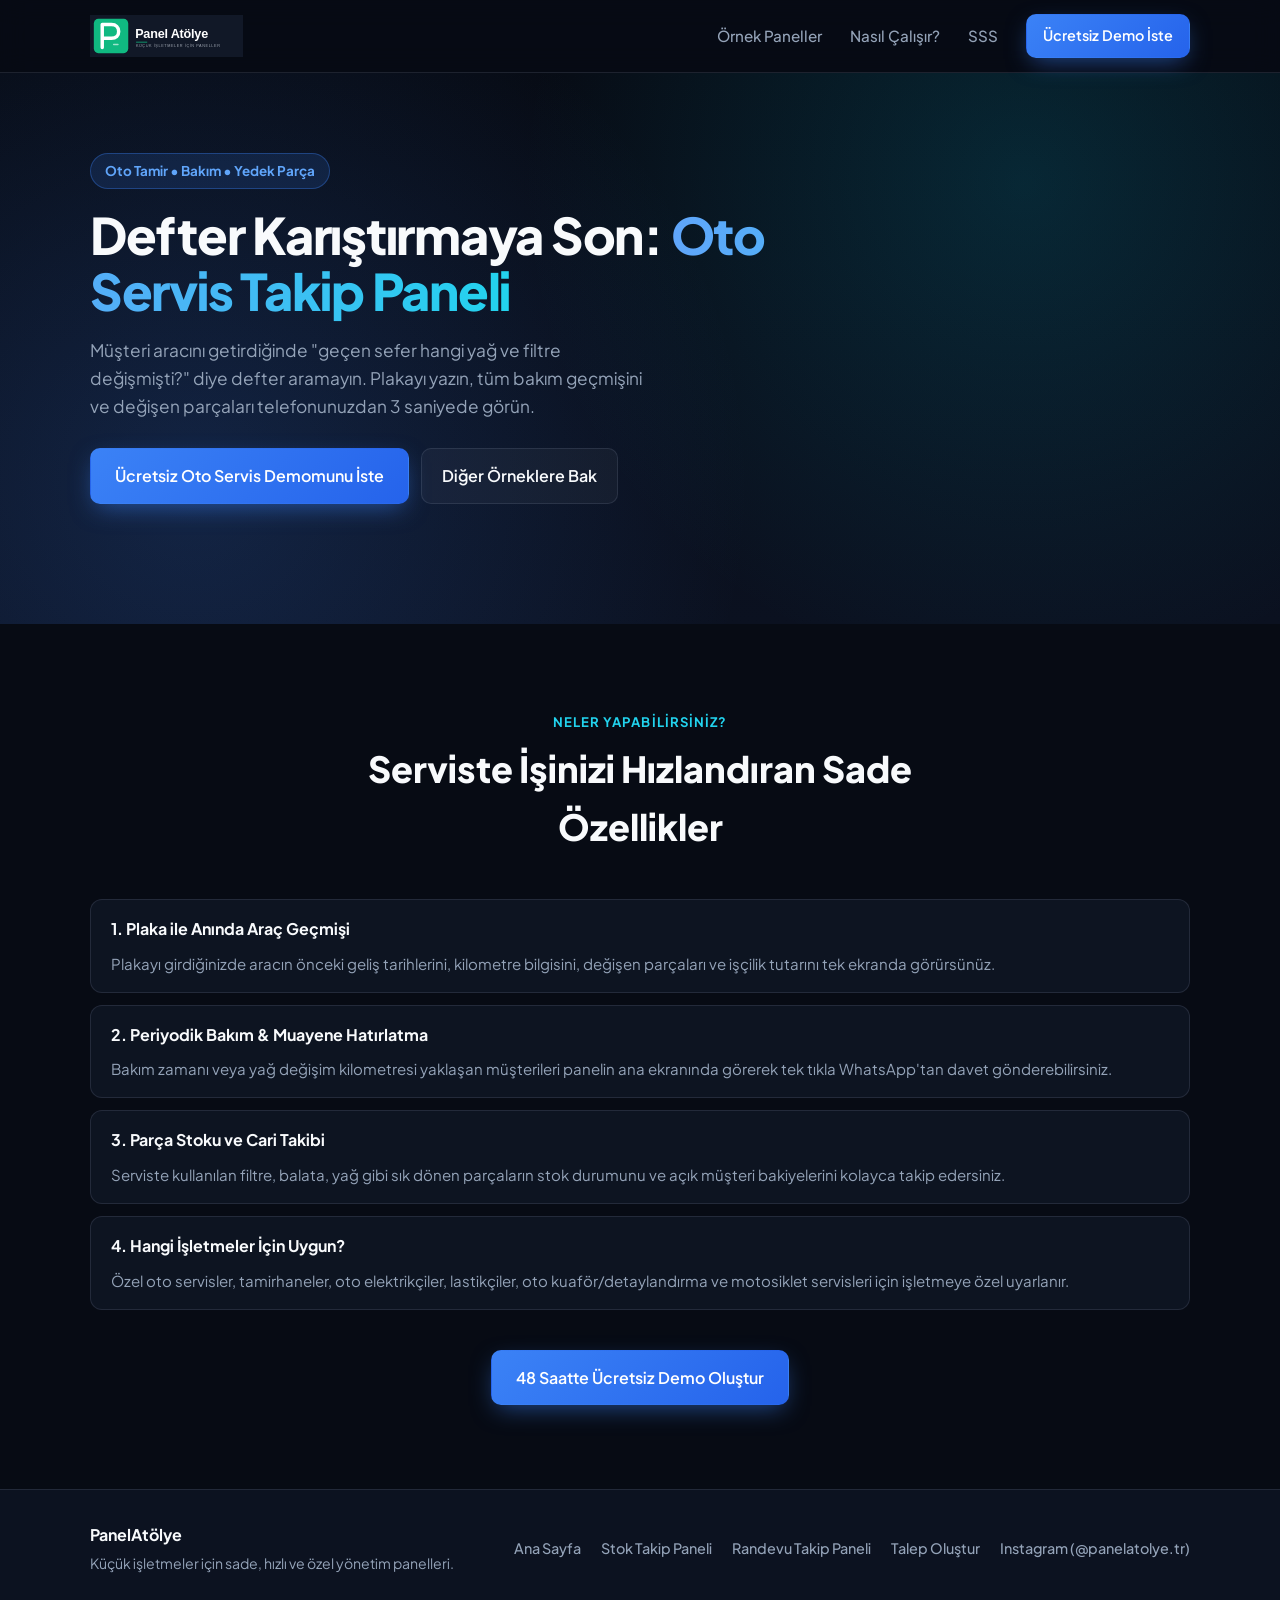
<file: oto-servis-takip-paneli.html>
<!DOCTYPE html>
<html lang="tr">
<head>
  <meta charset="UTF-8" />
  <meta name="viewport" content="width=device-width, initial-scale=1.0" />
  <title>Oto Servis ve Tamirhaneler İçin Araç & Müşteri Takip Paneli | PanelAtölye</title>
  <link rel="icon" type="image/svg+xml" href="logo.svg" />
  <meta name="description" content="Oto tamir, bakım ve yedek parça servisleri için plaka bazlı araç geçmişi, değişen parça ve bakım hatırlatma takip paneli. 48 saatte ücretsiz demo." />
  <meta name="robots" content="index, follow" />
  <link rel="canonical" href="https://opperator04.github.io/panel-atolye/oto-servis-takip-paneli.html" />

  <meta property="og:type" content="website" />
  <meta property="og:url" content="https://opperator04.github.io/panel-atolye/oto-servis-takip-paneli.html" />
  <meta property="og:title" content="Oto Servis İçin Basit Araç & Bakım Takip Paneli | PanelAtölye" />
  <meta property="og:description" content="Plaka yazın, müşterinin geçmiş bakımlarını ve değişen parçalarını saniyeler içinde görün." />
  <meta property="og:locale" content="tr_TR" />

  <link rel="preconnect" href="https://fonts.googleapis.com" />
  <link rel="preconnect" href="https://fonts.gstatic.com" crossorigin />
  <link href="https://fonts.googleapis.com/css2?family=Plus+Jakarta+Sans:wght@400;500;600;700;800&display=swap" rel="stylesheet" />
  <link rel="stylesheet" href="styles.css" />

  <script type="application/ld+json">
  {
    "@context": "https://schema.org",
    "@type": "SoftwareApplication",
    "name": "PanelAtölye Oto Servis Takip Paneli",
    "applicationCategory": "BusinessApplication",
    "operatingSystem": "Web, iOS, Android",
    "description": "Oto tamirhaneler, bakım servisleri ve oto elektrikçiler için plaka bazlı müşteri, parça ve bakım takip paneli.",
    "offers": {
      "@type": "Offer",
      "price": "0",
      "priceCurrency": "TRY",
      "description": "48 saatte ücretsiz demo talep edilebilir."
    }
  }
  </script>
</head>
<body>
  <header class="navbar">
    <div class="container nav-inner">
      <a href="index.html" class="brand">
        <img src="logo.svg" alt="PanelAtölye" class="brand-logo" />
      </a>
      <nav class="nav-links" aria-label="Ana menü">
        <a href="index.html#ornekler">Örnek Paneller</a>
        <a href="index.html#nasil-calisir">Nasıl Çalışır?</a>
        <a href="index.html#sss">SSS</a>
        <a href="index.html#talep-formu" class="btn btn-primary btn-sm">Ücretsiz Demo İste</a>
      </nav>
    </div>
  </header>

  <main>
    <section class="hero">
      <div class="container">
        <div class="hero-content" style="max-width: 780px;">
          <div class="badge">Oto Tamir • Bakım • Yedek Parça</div>
          <h1>Defter Karıştırmaya Son: <span>Oto Servis Takip Paneli</span></h1>
          <p class="hero-subtitle">
            Müşteri aracını getirdiğinde "geçen sefer hangi yağ ve filtre değişmişti?" diye defter aramayın.
            Plakayı yazın, tüm bakım geçmişini ve değişen parçaları telefonunuzdan 3 saniyede görün.
          </p>
          <div class="hero-actions">
            <a href="index.html#talep-formu" class="btn btn-primary btn-lg">Ücretsiz Oto Servis Demomunu İste</a>
            <a href="index.html#ornekler" class="btn btn-outline btn-lg">Diğer Örneklere Bak</a>
          </div>
        </div>
      </div>
    </section>

    <section class="section">
      <div class="container">
        <div class="section-head">
          <span class="section-tag">Neler Yapabilirsiniz?</span>
          <h2>Serviste İşinizi Hızlandıran Sade Özellikler</h2>
        </div>

        <div class="faq-list">
          <details class="faq-item" open>
            <summary>1. Plaka ile Anında Araç Geçmişi</summary>
            <p>Plakayı girdiğinizde aracın önceki geliş tarihlerini, kilometre bilgisini, değişen parçaları ve işçilik tutarını tek ekranda görürsünüz.</p>
          </details>
          <details class="faq-item" open>
            <summary>2. Periyodik Bakım &amp; Muayene Hatırlatma</summary>
            <p>Bakım zamanı veya yağ değişim kilometresi yaklaşan müşterileri panelin ana ekranında görerek tek tıkla WhatsApp'tan davet gönderebilirsiniz.</p>
          </details>
          <details class="faq-item" open>
            <summary>3. Parça Stoku ve Cari Takibi</summary>
            <p>Serviste kullanılan filtre, balata, yağ gibi sık dönen parçaların stok durumunu ve açık müşteri bakiyelerini kolayca takip edersiniz.</p>
          </details>
          <details class="faq-item" open>
            <summary>4. Hangi İşletmeler İçin Uygun?</summary>
            <p>Özel oto servisler, tamirhaneler, oto elektrikçiler, lastikçiler, oto kuaför/detaylandırma ve motosiklet servisleri için işletmeye özel uyarlanır.</p>
          </details>
        </div>

        <div style="margin-top: 2.5rem; text-align: center;">
          <a href="index.html#talep-formu" class="btn btn-primary btn-lg">48 Saatte Ücretsiz Demo Oluştur</a>
        </div>
      </div>
    </section>
  </main>

  <footer class="footer">
    <div class="container footer-inner">
      <div>
        <strong class="brand-text">Panel<span>Atölye</span></strong>
        <p>Küçük işletmeler için sade, hızlı ve özel yönetim panelleri.</p>
      </div>
      <div class="footer-links">
        <a href="index.html">Ana Sayfa</a>
        <a href="stok-takip-paneli.html">Stok Takip Paneli</a>
        <a href="randevu-takip-paneli.html">Randevu Takip Paneli</a>
        <a href="index.html#talep-formu">Talep Oluştur</a>
        <a href="https://www.instagram.com/panelatolye.tr/" target="_blank" rel="noopener noreferrer">Instagram (@panelatolye.tr)</a>
      </div>
    </div>
  </footer>
</body>
</html>
</file>
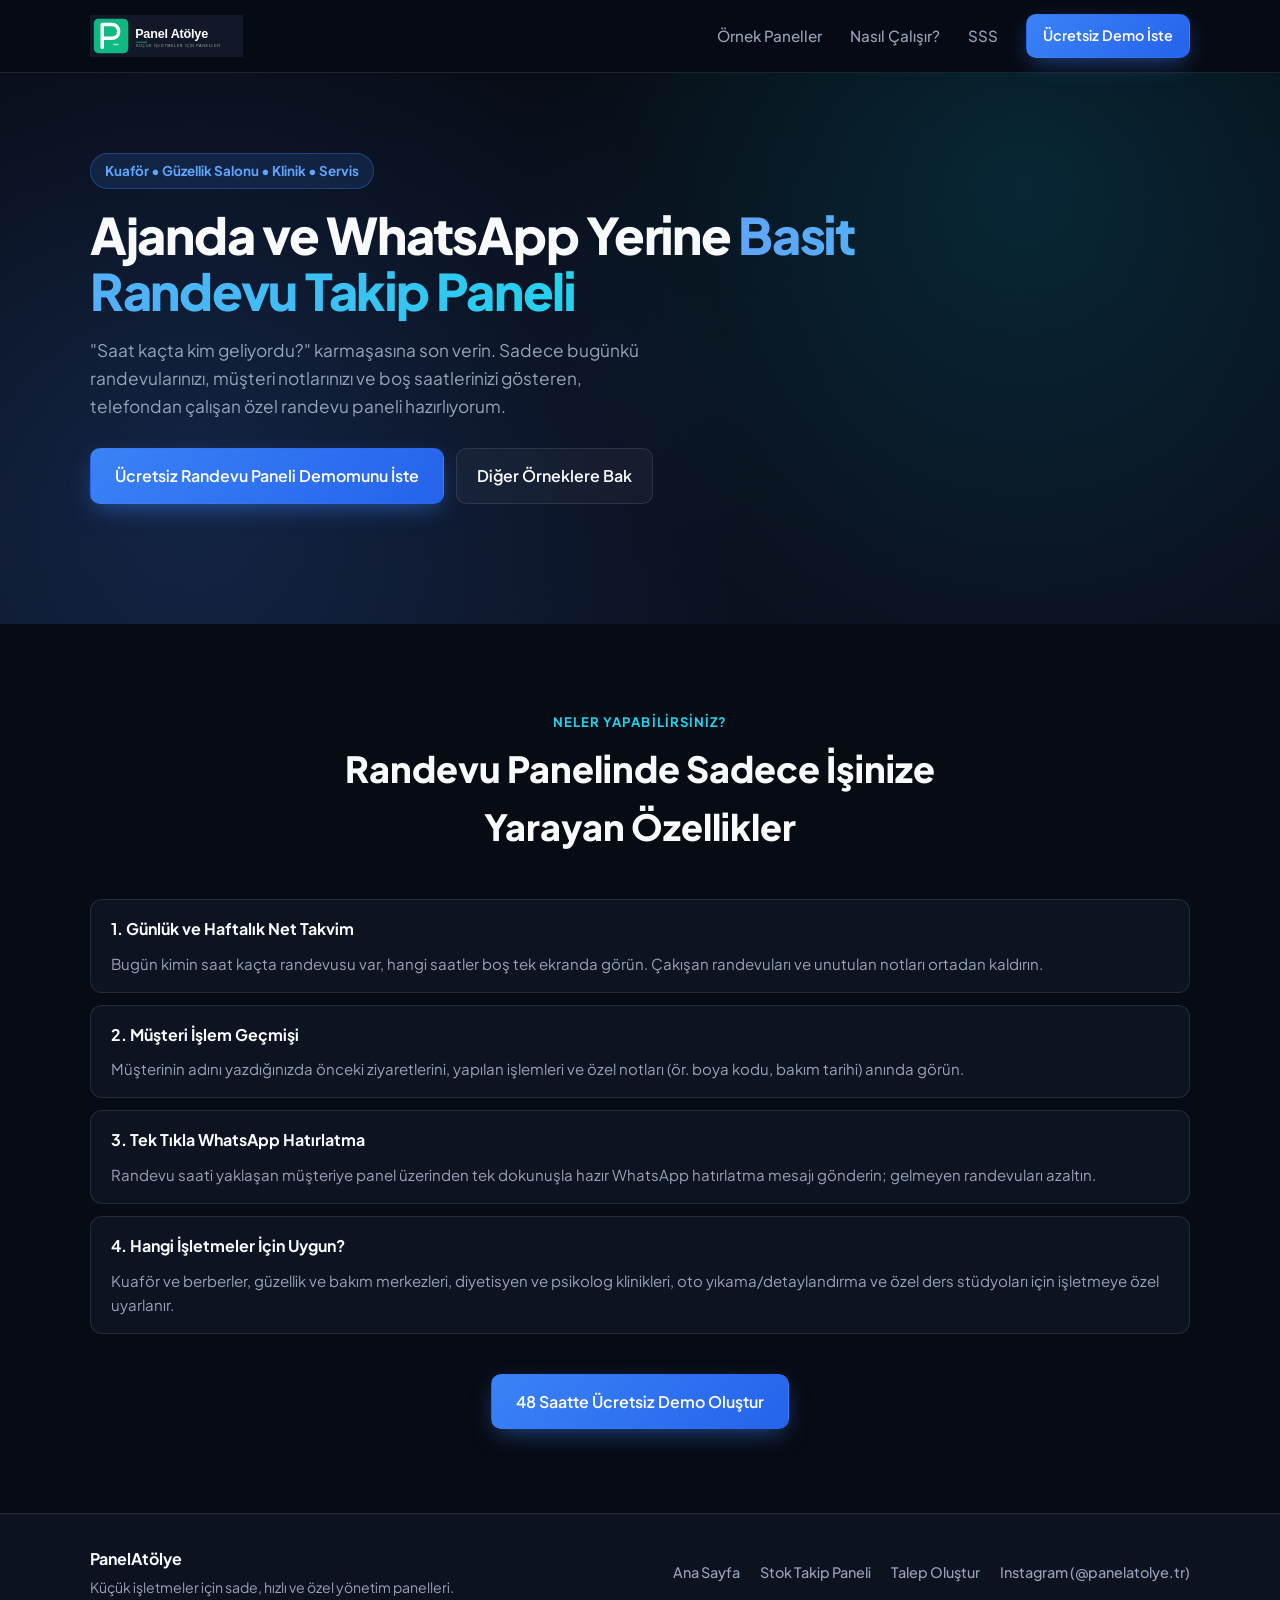
<file: randevu-takip-paneli.html>
<!DOCTYPE html>
<html lang="tr">
<head>
  <meta charset="UTF-8" />
  <meta name="viewport" content="width=device-width, initial-scale=1.0" />
  <title>Kuaför, Klinik ve Esnaf İçin Basit Randevu Takip Paneli | PanelAtölye</title>
  <link rel="icon" type="image/svg+xml" href="logo.svg" />
  <meta name="description" content="Kağıt ajanda ve WhatsApp karmaşasına son veren, kuaför, güzellik salonu, klinik ve danışmanlık işletmelerine özel mobil uyumlu randevu takip paneli. 48 saatte ücretsiz demo." />
  <meta name="robots" content="index, follow" />
  <link rel="canonical" href="https://opperator04.github.io/panel-atolye/randevu-takip-paneli.html" />

  <meta property="og:type" content="website" />
  <meta property="og:url" content="https://opperator04.github.io/panel-atolye/randevu-takip-paneli.html" />
  <meta property="og:title" content="Küçük İşletmeler İçin Basit Randevu Takip Paneli | PanelAtölye" />
  <meta property="og:description" content="Müşteri randevularını, saatleri ve işlem geçmişini telefonunuzdan 5 saniyede yönetin." />
  <meta property="og:locale" content="tr_TR" />

  <link rel="preconnect" href="https://fonts.googleapis.com" />
  <link rel="preconnect" href="https://fonts.gstatic.com" crossorigin />
  <link href="https://fonts.googleapis.com/css2?family=Plus+Jakarta+Sans:wght@400;500;600;700;800&display=swap" rel="stylesheet" />
  <link rel="stylesheet" href="styles.css" />

  <script type="application/ld+json">
  {
    "@context": "https://schema.org",
    "@type": "SoftwareApplication",
    "name": "PanelAtölye Özel Randevu Takip Paneli",
    "applicationCategory": "BusinessApplication",
    "operatingSystem": "Web, iOS, Android",
    "description": "Kuaförler, güzellik salonları, klinikler ve randevulu çalışan küçük işletmeler için sade, mobil uyumlu özel randevu takip paneli.",
    "offers": {
      "@type": "Offer",
      "price": "0",
      "priceCurrency": "TRY",
      "description": "48 saatte ücretsiz demo talep edilebilir."
    }
  }
  </script>
</head>
<body>
  <header class="navbar">
    <div class="container nav-inner">
      <a href="index.html" class="brand">
        <img src="logo.svg" alt="PanelAtölye" class="brand-logo" />
      </a>
      <nav class="nav-links" aria-label="Ana menü">
        <a href="index.html#ornekler">Örnek Paneller</a>
        <a href="index.html#nasil-calisir">Nasıl Çalışır?</a>
        <a href="index.html#sss">SSS</a>
        <a href="index.html#talep-formu" class="btn btn-primary btn-sm">Ücretsiz Demo İste</a>
      </nav>
    </div>
  </header>

  <main>
    <section class="hero">
      <div class="container">
        <div class="hero-content" style="max-width: 780px;">
          <div class="badge">Kuaför • Güzellik Salonu • Klinik • Servis</div>
          <h1>Ajanda ve WhatsApp Yerine <span>Basit Randevu Takip Paneli</span></h1>
          <p class="hero-subtitle">
            "Saat kaçta kim geliyordu?" karmaşasına son verin. Sadece bugünkü randevularınızı,
            müşteri notlarınızı ve boş saatlerinizi gösteren, telefondan çalışan özel randevu paneli hazırlıyorum.
          </p>
          <div class="hero-actions">
            <a href="index.html#talep-formu" class="btn btn-primary btn-lg">Ücretsiz Randevu Paneli Demomunu İste</a>
            <a href="index.html#ornekler" class="btn btn-outline btn-lg">Diğer Örneklere Bak</a>
          </div>
        </div>
      </div>
    </section>

    <section class="section">
      <div class="container">
        <div class="section-head">
          <span class="section-tag">Neler Yapabilirsiniz?</span>
          <h2>Randevu Panelinde Sadece İşinize Yarayan Özellikler</h2>
        </div>

        <div class="faq-list">
          <details class="faq-item" open>
            <summary>1. Günlük ve Haftalık Net Takvim</summary>
            <p>Bugün kimin saat kaçta randevusu var, hangi saatler boş tek ekranda görün. Çakışan randevuları ve unutulan notları ortadan kaldırın.</p>
          </details>
          <details class="faq-item" open>
            <summary>2. Müşteri İşlem Geçmişi</summary>
            <p>Müşterinin adını yazdığınızda önceki ziyaretlerini, yapılan işlemleri ve özel notları (ör. boya kodu, bakım tarihi) anında görün.</p>
          </details>
          <details class="faq-item" open>
            <summary>3. Tek Tıkla WhatsApp Hatırlatma</summary>
            <p>Randevu saati yaklaşan müşteriye panel üzerinden tek dokunuşla hazır WhatsApp hatırlatma mesajı gönderin; gelmeyen randevuları azaltın.</p>
          </details>
          <details class="faq-item" open>
            <summary>4. Hangi İşletmeler İçin Uygun?</summary>
            <p>Kuaför ve berberler, güzellik ve bakım merkezleri, diyetisyen ve psikolog klinikleri, oto yıkama/detaylandırma ve özel ders stüdyoları için işletmeye özel uyarlanır.</p>
          </details>
        </div>

        <div style="margin-top: 2.5rem; text-align: center;">
          <a href="index.html#talep-formu" class="btn btn-primary btn-lg">48 Saatte Ücretsiz Demo Oluştur</a>
        </div>
      </div>
    </section>
  </main>

  <footer class="footer">
    <div class="container footer-inner">
      <div>
        <strong class="brand-text">Panel<span>Atölye</span></strong>
        <p>Küçük işletmeler için sade, hızlı ve özel yönetim panelleri.</p>
      </div>
      <div class="footer-links">
        <a href="index.html">Ana Sayfa</a>
        <a href="stok-takip-paneli.html">Stok Takip Paneli</a>
        <a href="index.html#talep-formu">Talep Oluştur</a>
        <a href="https://www.instagram.com/panelatolye.tr/" target="_blank" rel="noopener noreferrer">Instagram (@panelatolye.tr)</a>
      </div>
    </div>
  </footer>
</body>
</html>
</file>
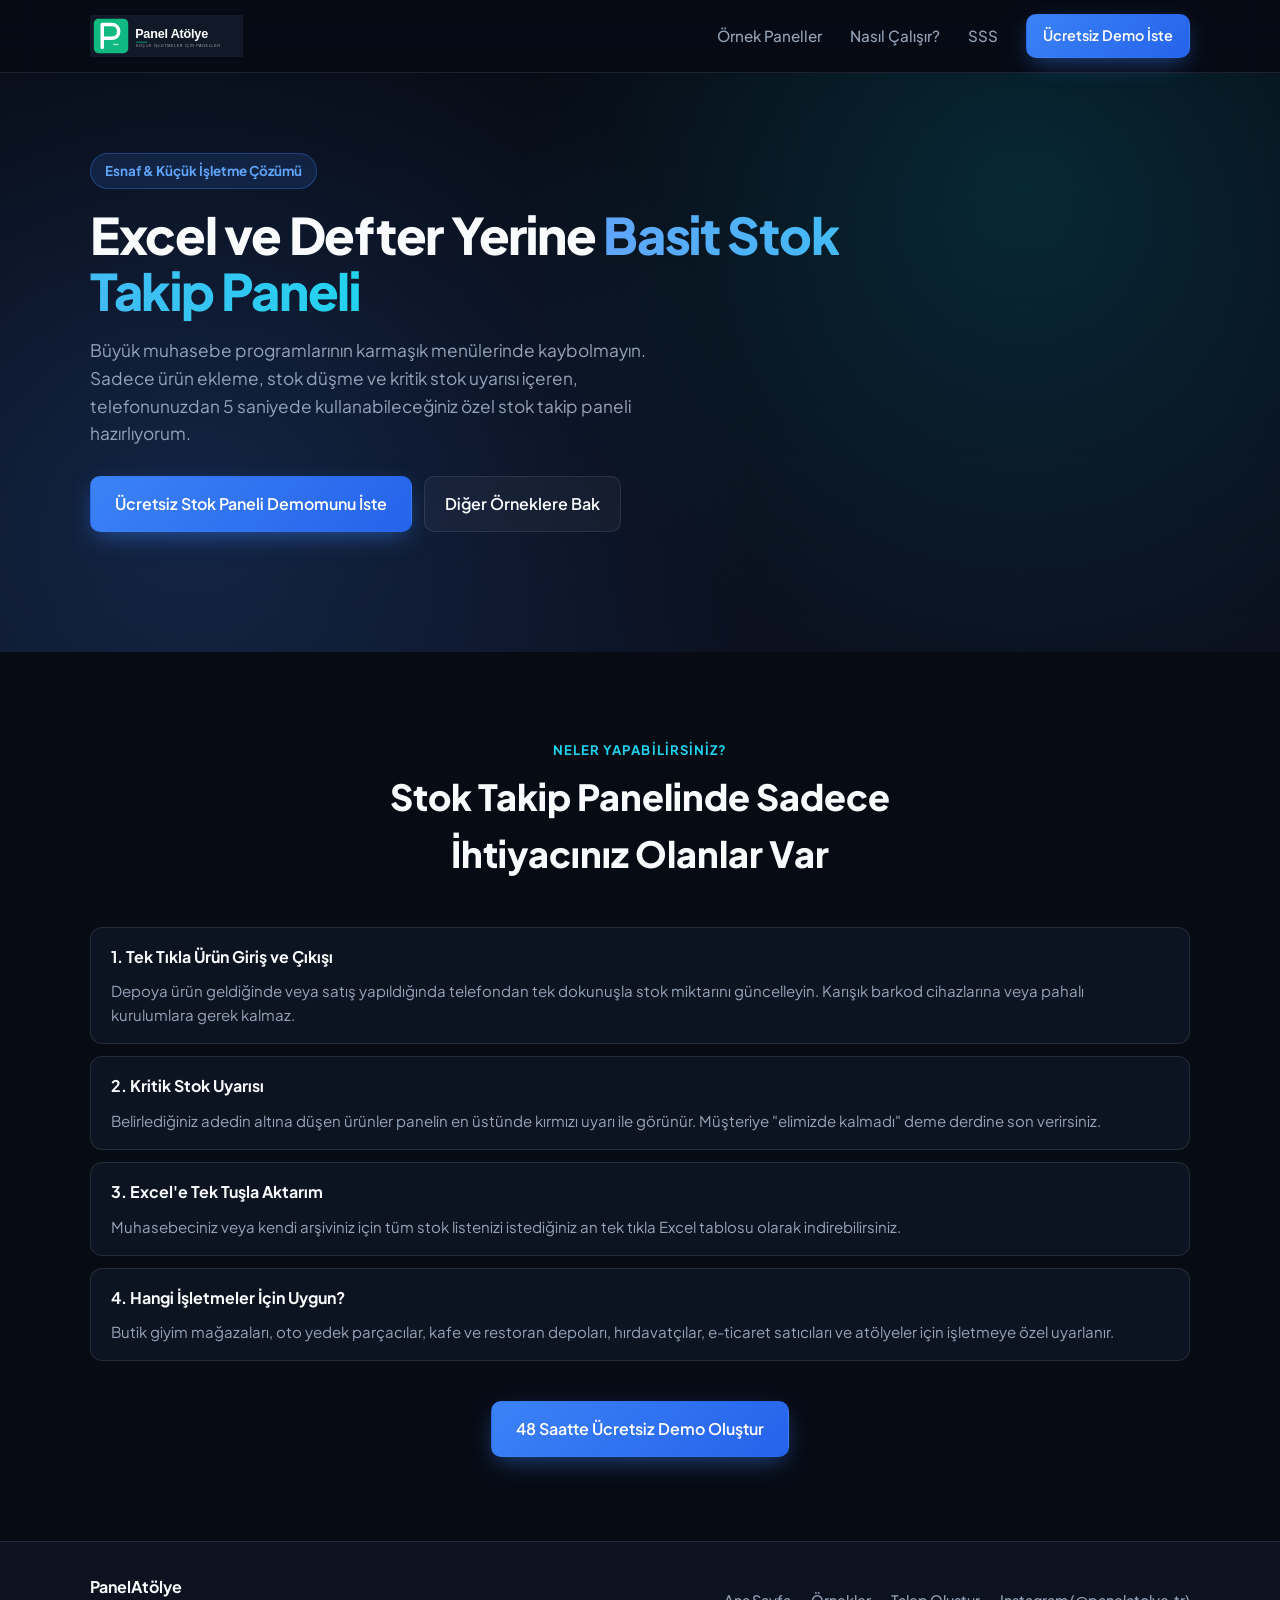
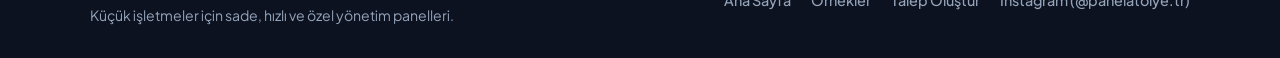
<file: stok-takip-paneli.html>
<!DOCTYPE html>
<html lang="tr">
<head>
  <meta charset="UTF-8" />
  <meta name="viewport" content="width=device-width, initial-scale=1.0" />
  <title>Esnaf ve Küçük İşletmeler İçin Basit Stok Takip Paneli | PanelAtölye</title>
  <link rel="icon" type="image/svg+xml" href="logo.svg" />
  <meta name="description" content="Excel ve kağıt defterle stok saymaktan yorulan küçük işletmeler için telefondan ve bilgisayardan kullanılan özel stok takip paneli. 48 saatte ücretsiz demo." />
  <meta name="robots" content="index, follow" />
  <link rel="canonical" href="https://opperator04.github.io/panel-atolye/stok-takip-paneli.html" />

  <meta property="og:type" content="website" />
  <meta property="og:url" content="https://opperator04.github.io/panel-atolye/stok-takip-paneli.html" />
  <meta property="og:title" content="Küçük İşletmeler İçin Basit Stok Takip Paneli | PanelAtölye" />
  <meta property="og:description" content="Karmaşık ERP yazılımları olmadan ürün giriş-çıkışı, kritik stok uyarısı ve günlük satış takibi yapın." />
  <meta property="og:locale" content="tr_TR" />

  <link rel="preconnect" href="https://fonts.googleapis.com" />
  <link rel="preconnect" href="https://fonts.gstatic.com" crossorigin />
  <link href="https://fonts.googleapis.com/css2?family=Plus+Jakarta+Sans:wght@400;500;600;700;800&display=swap" rel="stylesheet" />
  <link rel="stylesheet" href="styles.css" />

  <script type="application/ld+json">
  {
    "@context": "https://schema.org",
    "@type": "SoftwareApplication",
    "name": "PanelAtölye Özel Stok Takip Paneli",
    "applicationCategory": "BusinessApplication",
    "operatingSystem": "Web, iOS, Android",
    "description": "Küçük işletmeler, butikler, yedek parçacılar ve depolar için sade, mobil uyumlu özel stok takip paneli.",
    "offers": {
      "@type": "Offer",
      "price": "0",
      "priceCurrency": "TRY",
      "description": "48 saatte ücretsiz demo talep edilebilir."
    }
  }
  </script>
</head>
<body>
  <header class="navbar">
    <div class="container nav-inner">
      <a href="index.html" class="brand">
        <img src="logo.svg" alt="PanelAtölye" class="brand-logo" />
      </a>
      <nav class="nav-links" aria-label="Ana menü">
        <a href="index.html#ornekler">Örnek Paneller</a>
        <a href="index.html#nasil-calisir">Nasıl Çalışır?</a>
        <a href="index.html#sss">SSS</a>
        <a href="index.html#talep-formu" class="btn btn-primary btn-sm">Ücretsiz Demo İste</a>
      </nav>
    </div>
  </header>

  <main>
    <section class="hero">
      <div class="container">
        <div class="hero-content" style="max-width: 780px;">
          <div class="badge">Esnaf &amp; Küçük İşletme Çözümü</div>
          <h1>Excel ve Defter Yerine <span>Basit Stok Takip Paneli</span></h1>
          <p class="hero-subtitle">
            Büyük muhasebe programlarının karmaşık menülerinde kaybolmayın. Sadece ürün ekleme,
            stok düşme ve kritik stok uyarısı içeren, telefonunuzdan 5 saniyede kullanabileceğiniz
            özel stok takip paneli hazırlıyorum.
          </p>
          <div class="hero-actions">
            <a href="index.html#talep-formu" class="btn btn-primary btn-lg">Ücretsiz Stok Paneli Demomunu İste</a>
            <a href="index.html#ornekler" class="btn btn-outline btn-lg">Diğer Örneklere Bak</a>
          </div>
        </div>
      </div>
    </section>

    <section class="section">
      <div class="container">
        <div class="section-head">
          <span class="section-tag">Neler Yapabilirsiniz?</span>
          <h2>Stok Takip Panelinde Sadece İhtiyacınız Olanlar Var</h2>
        </div>

        <div class="faq-list">
          <details class="faq-item" open>
            <summary>1. Tek Tıkla Ürün Giriş ve Çıkışı</summary>
            <p>Depoya ürün geldiğinde veya satış yapıldığında telefondan tek dokunuşla stok miktarını güncelleyin. Karışık barkod cihazlarına veya pahalı kurulumlara gerek kalmaz.</p>
          </details>
          <details class="faq-item" open>
            <summary>2. Kritik Stok Uyarısı</summary>
            <p>Belirlediğiniz adedin altına düşen ürünler panelin en üstünde kırmızı uyarı ile görünür. Müşteriye "elimizde kalmadı" deme derdine son verirsiniz.</p>
          </details>
          <details class="faq-item" open>
            <summary>3. Excel'e Tek Tuşla Aktarım</summary>
            <p>Muhasebeciniz veya kendi arşiviniz için tüm stok listenizi istediğiniz an tek tıkla Excel tablosu olarak indirebilirsiniz.</p>
          </details>
          <details class="faq-item" open>
            <summary>4. Hangi İşletmeler İçin Uygun?</summary>
            <p>Butik giyim mağazaları, oto yedek parçacılar, kafe ve restoran depoları, hırdavatçılar, e-ticaret satıcıları ve atölyeler için işletmeye özel uyarlanır.</p>
          </details>
        </div>

        <div style="margin-top: 2.5rem; text-align: center;">
          <a href="index.html#talep-formu" class="btn btn-primary btn-lg">48 Saatte Ücretsiz Demo Oluştur</a>
        </div>
      </div>
    </section>
  </main>

  <footer class="footer">
    <div class="container footer-inner">
      <div>
        <strong class="brand-text">Panel<span>Atölye</span></strong>
        <p>Küçük işletmeler için sade, hızlı ve özel yönetim panelleri.</p>
      </div>
      <div class="footer-links">
        <a href="index.html">Ana Sayfa</a>
        <a href="index.html#ornekler">Örnekler</a>
        <a href="index.html#talep-formu">Talep Oluştur</a>
        <a href="https://www.instagram.com/panelatolye.tr/" target="_blank" rel="noopener noreferrer">Instagram (@panelatolye.tr)</a>
      </div>
    </div>
  </footer>
</body>
</html>
</file>
<file: home.css>
html, body { background: #04070a; }

:root {
  --bg: #04070a;
  --bg-alt: #070d0f;
  --ink: #f2f7f4;
  --muted: #8d9d96;
  --line: rgba(255, 255, 255, 0.09);
  --line-strong: rgba(255, 255, 255, 0.16);
  --accent: #10b981;
  --accent-hi: #34d399;
  --accent-soft: rgba(16, 185, 129, 0.12);
  --warn: #f5a524;
  --danger: #f87171;
  --radius: 18px;
  --serif: "Instrument Serif", "Times New Roman", serif;
  --sans: "Plus Jakarta Sans", system-ui, -apple-system, "Segoe UI", sans-serif;
  --ease: cubic-bezier(.2, .7, .2, 1);
}

* { box-sizing: border-box; margin: 0; padding: 0; }
html { scroll-behavior: smooth; scroll-padding-top: 84px; }
body {
  font-family: var(--sans);
  color: var(--ink);
  line-height: 1.6;
  -webkit-font-smoothing: antialiased;
  overflow-x: hidden;
}
img, svg, video { display: block; max-width: 100%; }
a { color: inherit; }
em { font-family: var(--serif); font-style: italic; font-weight: 400; letter-spacing: -0.01em; }
.container { width: 100%; max-width: 1180px; margin: 0 auto; padding: 0 24px; }

:focus-visible { outline: 2px solid var(--accent-hi); outline-offset: 3px; border-radius: 6px; }

/* film grain */
.grain {
  position: fixed; inset: 0; z-index: 90; pointer-events: none; opacity: .05; mix-blend-mode: overlay;
  background-image: url("data:image/svg+xml,%3Csvg xmlns='http://www.w3.org/2000/svg' width='180' height='180'%3E%3Cfilter id='n'%3E%3CfeTurbulence type='fractalNoise' baseFrequency='.9' numOctaves='2'/%3E%3C/filter%3E%3Crect width='100%25' height='100%25' filter='url(%23n)'/%3E%3C/svg%3E");
}

/* ---------- Buttons ---------- */
.btn {
  position: relative; overflow: hidden; isolation: isolate;
  display: inline-flex; align-items: center; justify-content: center; gap: 8px;
  height: 46px; padding: 0 22px; border-radius: 999px;
  font: 600 .95rem/1 var(--sans); letter-spacing: -0.01em; text-decoration: none; cursor: pointer;
  border: 1px solid transparent; transition: transform .3s var(--ease), box-shadow .3s, background .3s, border-color .3s;
}
.btn::after {
  content: ""; position: absolute; inset: 0; z-index: -1;
  background: linear-gradient(115deg, transparent 25%, rgba(255,255,255,.4) 50%, transparent 75%);
  transform: translateX(-130%); transition: transform .7s var(--ease);
}
.btn:hover::after { transform: translateX(130%); }
.btn:hover { transform: translateY(-2px); }
.btn-primary {
  color: #03130d; background: linear-gradient(180deg, #4ee0ac, #10b981);
  box-shadow: inset 0 1px 0 rgba(255,255,255,.5), 0 8px 28px -8px rgba(16,185,129,.7);
}
.btn-primary:hover { box-shadow: inset 0 1px 0 rgba(255,255,255,.6), 0 14px 38px -8px rgba(52,211,153,.85); }
.btn-outline {
  color: var(--ink); background: rgba(255,255,255,.05); border-color: var(--line-strong);
  backdrop-filter: blur(14px); -webkit-backdrop-filter: blur(14px);
}
.btn-outline:hover { border-color: rgba(52,211,153,.6); background: rgba(16,185,129,.1); }
.btn-sm { height: 38px; padding: 0 16px; font-size: .87rem; }
.btn-lg { height: 54px; padding: 0 28px; font-size: 1rem; }
.btn-block { width: 100%; }
.btn:disabled { opacity: .6; cursor: wait; }
.btn-link { background: none; border: 0; color: var(--accent-hi); font: 600 .9rem var(--sans); cursor: pointer; margin-top: 18px; text-decoration: underline; text-underline-offset: 4px; }

/* ---------- Navbar ---------- */
.navbar {
  position: fixed; top: 0; left: 0; right: 0; z-index: 60;
  transition: background .35s, border-color .35s, backdrop-filter .35s;
  border-bottom: 1px solid transparent;
}
.navbar.scrolled {
  background: rgba(4, 7, 10, .72); border-bottom-color: var(--line);
  backdrop-filter: blur(16px) saturate(140%); -webkit-backdrop-filter: blur(16px) saturate(140%);
}
.nav-inner { display: flex; align-items: center; justify-content: space-between; height: 74px; }
.brand { display: inline-flex; align-items: center; gap: 11px; text-decoration: none; }
.brand-mark { width: 34px; height: 34px; }
.brand-word { font-size: 1.12rem; font-weight: 700; letter-spacing: -0.03em; }
.brand-word em { font-family: var(--sans); font-style: normal; font-weight: 500; color: var(--accent-hi); }
.nav-links { display: flex; align-items: center; gap: 30px; }
.nav-links a:not(.btn) { color: var(--muted); text-decoration: none; font-size: .93rem; font-weight: 500; transition: color .2s; }
.nav-links a:not(.btn):hover { color: var(--ink); }

.mobile-menu-btn { display: none; flex-direction: column; justify-content: center; gap: 5px; width: 44px; height: 44px; align-items: center; background: rgba(255,255,255,.06); border: 1px solid var(--line-strong); border-radius: 12px; cursor: pointer; }
.mobile-menu-btn span { width: 18px; height: 1.6px; background: var(--ink); border-radius: 2px; transition: transform .25s, opacity .2s; }
.mobile-menu-btn[aria-expanded="true"] span:nth-child(1) { transform: translateY(6.6px) rotate(45deg); }
.mobile-menu-btn[aria-expanded="true"] span:nth-child(2) { opacity: 0; }
.mobile-menu-btn[aria-expanded="true"] span:nth-child(3) { transform: translateY(-6.6px) rotate(-45deg); }
.mobile-nav { display: none; }

/* ---------- Hero ---------- */
.hero { position: relative; padding: 150px 0 0; overflow: hidden; isolation: isolate; }
.hero-video {
  transform: translateY(var(--py, 0px)) scale(1.08);
  position: absolute; inset: 0; width: 100%; height: 100%; object-fit: cover; object-position: center 60%;
  z-index: -2; opacity: .95;
}
.hero-scrim {
  position: absolute; inset: 0; z-index: -1;
  background:
    radial-gradient(60% 45% at 50% 38%, rgba(4,7,10,.5), transparent 75%),
    linear-gradient(180deg, rgba(4,7,10,.55) 0%, rgba(4,7,10,.05) 30%, rgba(4,7,10,.0) 60%, rgba(4,7,10,.75) 92%, var(--bg) 100%);
}
.hero-inner { display: flex; flex-direction: column; align-items: center; }
.hero-content { text-align: center; max-width: 1040px; display: flex; flex-direction: column; align-items: center; }
.badge {
  display: inline-flex; align-items: center; gap: 9px; padding: 8px 16px; margin-bottom: 26px;
  border: 1px solid rgba(52,211,153,.3); border-radius: 999px; background: rgba(16,185,129,.1);
  backdrop-filter: blur(10px); -webkit-backdrop-filter: blur(10px);
  color: #b6f3d9; font-size: .82rem; font-weight: 600; letter-spacing: .01em;
}
.badge i { width: 7px; height: 7px; border-radius: 50%; background: var(--accent-hi); box-shadow: 0 0 0 0 rgba(52,211,153,.6); animation: ping 2s infinite; }
@keyframes ping { 70% { box-shadow: 0 0 0 9px rgba(52,211,153,0); } 100% { box-shadow: 0 0 0 0 rgba(52,211,153,0); } }

h1 {
  font-size: clamp(2.5rem, 6.2vw, 5.2rem); line-height: 1.04; letter-spacing: -0.045em; font-weight: 700;
  text-wrap: balance;
}
h1 em { font-size: 1.08em; letter-spacing: -0.02em; color: var(--accent-hi); }
.hero-subtitle { margin-top: 26px; max-width: 640px; color: #b4c3bc; font-size: clamp(1rem, 1.5vw, 1.15rem); text-wrap: pretty; }
.hero-actions { display: flex; flex-wrap: wrap; gap: 12px; justify-content: center; margin-top: 36px; }
.hero-trust { display: flex; flex-wrap: wrap; gap: 10px 26px; justify-content: center; margin-top: 28px; color: #9fb1a9; font-size: .88rem; font-weight: 500; }
.hero-trust span { display: inline-flex; align-items: center; gap: 8px; }
.hero-trust svg { width: 15px; height: 15px; fill: none; stroke: var(--accent-hi); stroke-width: 2; stroke-linecap: round; stroke-linejoin: round; }

/* entrance */
@keyframes rise { from { opacity: 0; transform: translateY(26px); } to { opacity: 1; transform: none; } }
.rise { animation: rise .95s var(--ease) both; animation-delay: var(--d, 0s); }

/* ---------- Mockup (signature) ---------- */
.mockup-stage { position: relative; width: 100%; max-width: 1000px; margin-top: 70px; perspective: 1400px; }
.hero-mockup {
  position: relative; border-radius: 22px 22px 0 0; border: 1px solid var(--line-strong); border-bottom: 0;
  background: linear-gradient(180deg, rgba(14,22,22,.82), rgba(7,12,12,.92));
  backdrop-filter: blur(22px); -webkit-backdrop-filter: blur(22px);
  box-shadow: 0 -30px 120px -30px rgba(16,185,129,.35), 0 40px 90px -20px rgba(0,0,0,.8), inset 0 1px 0 rgba(255,255,255,.12);
  transform: rotateX(calc(var(--sx, 0deg) + var(--rx, 0deg))) rotateY(var(--ry, 0deg)) scale(var(--sc, 1));
  transition: transform .25s ease-out; transform-style: preserve-3d; will-change: transform;
}
.mockup-header { display: flex; align-items: center; gap: 14px; padding: 15px 20px; border-bottom: 1px solid var(--line); }
.mockup-dots { display: flex; gap: 7px; }
.mockup-dots span { width: 11px; height: 11px; border-radius: 50%; background: rgba(255,255,255,.14); }
.mockup-title { flex: 1; text-align: center; font-size: .82rem; font-weight: 600; color: var(--muted); }
.mockup-status { display: inline-flex; align-items: center; gap: 7px; font-size: .76rem; font-weight: 700; color: var(--accent-hi); }
.mockup-status i { width: 7px; height: 7px; border-radius: 50%; background: var(--accent-hi); animation: ping 2s infinite; }
.mockup-body { padding: 20px; display: grid; gap: 16px; }

.stat-row { display: grid; grid-template-columns: repeat(3, 1fr); gap: 14px; }
.stat-card { padding: 18px; border-radius: 14px; border: 1px solid var(--line); background: rgba(255,255,255,.035); display: grid; gap: 4px; }
.stat-label { font-size: .76rem; font-weight: 600; color: var(--muted); letter-spacing: .02em; }
.stat-value { font-size: clamp(1.45rem, 3vw, 2rem); letter-spacing: -0.04em; line-height: 1.15; font-variant-numeric: tabular-nums; }
.stat-value.warning { color: var(--warn); }
.stat-trend { font-size: .76rem; color: var(--muted); }
.stat-trend.up { color: var(--accent-hi); font-weight: 600; }

.mockup-split { display: grid; grid-template-columns: 1.55fr 1fr; gap: 14px; }
.mockup-list, .mockup-chart { border: 1px solid var(--line); border-radius: 14px; background: rgba(255,255,255,.025); padding: 16px 18px; }
.mockup-list-header { display: flex; justify-content: space-between; align-items: center; font-size: .8rem; font-weight: 700; margin-bottom: 8px; }
.pill { font-size: .7rem; font-weight: 600; padding: 3px 10px; border-radius: 999px; background: var(--accent-soft); color: var(--accent-hi); }
.mockup-item { display: flex; justify-content: space-between; align-items: center; gap: 14px; padding: 11px 0; border-top: 1px solid var(--line); }
.mockup-item strong { display: block; font-size: .84rem; font-weight: 600; }
.mockup-item small { color: var(--muted); font-size: .74rem; }
.amount { font-size: .88rem; font-weight: 700; white-space: nowrap; font-variant-numeric: tabular-nums; }
.amount.positive { color: var(--accent-hi); }
.amount.negative { color: var(--danger); }
.amount.pending { color: var(--warn); }

.bars { display: flex; align-items: flex-end; gap: 9px; height: 112px; margin-top: 14px; }
.bars i { flex: 1; height: var(--h); border-radius: 6px 6px 3px 3px; background: linear-gradient(180deg, rgba(52,211,153,.55), rgba(16,185,129,.12)); transform-origin: bottom; animation: grow 1.1s var(--ease) both; }
.bars i:nth-child(1){animation-delay:1.0s}.bars i:nth-child(2){animation-delay:1.07s}.bars i:nth-child(3){animation-delay:1.14s}.bars i:nth-child(4){animation-delay:1.21s}.bars i:nth-child(5){animation-delay:1.28s}.bars i:nth-child(6){animation-delay:1.35s}.bars i:nth-child(7){animation-delay:1.42s}
.bars i.hot { background: linear-gradient(180deg, #6ee7b7, #10b981); box-shadow: 0 0 24px rgba(52,211,153,.5); }
@keyframes grow { from { transform: scaleY(0); } to { transform: scaleY(1); } }
.bars-x { display: flex; gap: 9px; margin-top: 8px; font-size: .68rem; color: var(--muted); }
.bars-x span { flex: 1; text-align: center; }

.float-chip {
  position: absolute; z-index: 3; display: flex; align-items: center; gap: 11px; padding: 11px 16px 11px 12px;
  border-radius: 14px; border: 1px solid var(--line-strong);
  background: rgba(10,16,16,.78); backdrop-filter: blur(16px); -webkit-backdrop-filter: blur(16px);
  box-shadow: 0 18px 40px -12px rgba(0,0,0,.7); animation: bob 6s ease-in-out infinite;
}
.float-chip strong { display: block; font-size: .8rem; line-height: 1.2; }
.float-chip small { color: var(--muted); font-size: .72rem; }
.chip-ic { display: grid; place-items: center; width: 34px; height: 34px; border-radius: 10px; flex: none; }
.chip-ic svg { width: 18px; height: 18px; fill: none; stroke-width: 2; stroke-linecap: round; stroke-linejoin: round; }
.chip-ic.warn { background: rgba(245,165,36,.14); } .chip-ic.warn svg { stroke: var(--warn); }
.chip-ic.ok { background: var(--accent-soft); } .chip-ic.ok svg { stroke: var(--accent-hi); }
.chip-a { left: -46px; top: 38%; }
.chip-b { right: -40px; top: 12%; animation-delay: -3s; }
@keyframes bob { 50% { transform: translateY(-12px); } }

/* ---------- Facts ---------- */
.facts { position: relative; z-index: 2; border-block: 1px solid var(--line); background: var(--bg); }
.facts-grid { display: grid; grid-template-columns: repeat(4, 1fr); }
.fact { padding: 34px 20px; text-align: center; border-left: 1px solid var(--line); }
.fact:first-child { border-left: 0; }
.fact strong { display: block; font-family: var(--serif); font-weight: 400; font-size: clamp(2.2rem, 4vw, 3.2rem); letter-spacing: -0.02em; line-height: 1.1; color: var(--ink); }
.fact span { color: var(--muted); font-size: .88rem; }

/* ---------- Sections ---------- */
.section { padding: clamp(80px, 11vw, 140px) 0; position: relative; }
.section-alt { background: var(--bg-alt); border-block: 1px solid var(--line); }
.section-alt::before { content: ""; position: absolute; inset: 0; background: radial-gradient(50% 60% at 50% 0%, rgba(16,185,129,.09), transparent 70%); pointer-events: none; }
.section-head { max-width: 720px; margin: 0 auto 64px; text-align: center; }
.section-tag, .form-info .section-tag {
  display: inline-block; margin-bottom: 18px; padding: 6px 14px; border-radius: 999px;
  border: 1px solid rgba(52,211,153,.28); background: var(--accent-soft); color: var(--accent-hi);
  font-size: .76rem; font-weight: 700; letter-spacing: .08em; text-transform: uppercase;
}
h2 { font-size: clamp(2.1rem, 4.8vw, 3.6rem); line-height: 1.06; letter-spacing: -0.04em; font-weight: 700; text-wrap: balance; }
h2 em { font-size: 1.1em; color: var(--accent-hi); }
.section-head p { margin-top: 20px; color: var(--muted); font-size: 1.05rem; text-wrap: pretty; }

/* ---------- Cards ---------- */
.cards-grid { display: grid; grid-template-columns: repeat(2, 1fr); gap: 20px; }
.card {
  position: relative; overflow: hidden; display: flex; flex-direction: column; padding: 34px;
  border-radius: 24px; border: 1px solid var(--line); background: linear-gradient(180deg, rgba(255,255,255,.04), rgba(255,255,255,.012));
  transition: border-color .35s, transform .45s var(--ease);
}
.card::before {
  content: ""; position: absolute; inset: 0; pointer-events: none; opacity: 0; transition: opacity .35s;
  background: radial-gradient(420px circle at var(--mx, 50%) var(--my, 0%), rgba(16,185,129,.16), transparent 60%);
}
.card:hover { border-color: rgba(52,211,153,.4); transform: translateY(-4px); }
.card:hover::before { opacity: 1; }
.card-icon { width: 54px; height: 54px; display: grid; place-items: center; border-radius: 16px; margin-bottom: 26px; background: var(--accent-soft); border: 1px solid rgba(52,211,153,.25); }
.card-icon svg { width: 26px; height: 26px; fill: none; stroke: var(--accent-hi); stroke-width: 1.7; stroke-linecap: round; stroke-linejoin: round; }
.card h3 { font-size: 1.4rem; letter-spacing: -0.03em; line-height: 1.2; }
.card > p { margin-top: 10px; color: var(--muted); }
.card-features { list-style: none; margin: 22px 0 28px; display: grid; gap: 11px; flex: 1; }
.card-features li { position: relative; padding-left: 28px; font-size: .93rem; color: #cbd8d2; }
.card-features li::before { content: ""; position: absolute; left: 0; top: .32em; width: 16px; height: 16px; border-radius: 50%; background: var(--accent-soft) url("data:image/svg+xml,%3Csvg xmlns='http://www.w3.org/2000/svg' viewBox='0 0 16 16'%3E%3Cpath d='M4.5 8.4l2.4 2.3 4.6-4.9' fill='none' stroke='%2334d399' stroke-width='1.8' stroke-linecap='round' stroke-linejoin='round'/%3E%3C/svg%3E") center/100% no-repeat; }
.card-cta { align-self: flex-start; background: none; border: 0; padding: 12px 0; min-height: 44px; font: 700 .93rem var(--sans); color: var(--accent-hi); cursor: pointer; display: inline-flex; gap: 8px; }
.card-cta span { transition: transform .3s var(--ease); }
.card-cta:hover span { transform: translateX(6px); }

/* ---------- Steps ---------- */
.steps-grid { position: relative; display: grid; grid-template-columns: repeat(3, 1fr); gap: 20px; }
.step-card { position: relative; padding: 34px 30px 36px; border-radius: 24px; border: 1px solid var(--line); background: rgba(255,255,255,.025); }
.step-num { font-family: var(--serif); font-size: 5.2rem; line-height: .9; color: transparent; -webkit-text-stroke: 1px rgba(52,211,153,.55); margin-bottom: 26px; }
.step-card h3 { font-size: 1.25rem; letter-spacing: -0.03em; }
.step-card p { margin-top: 10px; color: var(--muted); font-size: .96rem; }
.step-card:not(:last-child)::after { content: ""; position: absolute; top: 62px; right: -20px; width: 20px; height: 1px; background: linear-gradient(90deg, rgba(52,211,153,.6), transparent); }

/* ---------- Form ---------- */
.form-layout { display: grid; grid-template-columns: .85fr 1.15fr; gap: clamp(36px, 6vw, 84px); align-items: start; }
.form-info { position: sticky; top: 110px; }
.form-info h2 { font-size: clamp(2rem, 4vw, 3rem); }
.form-info > p { margin-top: 20px; color: var(--muted); font-size: 1.02rem; }
.info-box { margin-top: 32px; padding: 24px; border-radius: 18px; border: 1px solid var(--line); background: rgba(255,255,255,.03); }
.info-box h4 { font-size: .95rem; margin-bottom: 12px; }
.info-box ul { list-style: none; display: grid; gap: 10px; }
.info-box li { position: relative; padding-left: 22px; color: var(--muted); font-size: .92rem; }
.info-box li::before { content: ""; position: absolute; left: 2px; top: .62em; width: 8px; height: 8px; border-radius: 2px; background: var(--accent); transform: rotate(45deg) scale(.8); }

.form-card {
  padding: clamp(24px, 4vw, 40px); border-radius: 26px; border: 1px solid var(--line-strong);
  background: linear-gradient(180deg, rgba(16,26,24,.8), rgba(8,13,13,.9));
  box-shadow: 0 40px 100px -30px rgba(0,0,0,.8), 0 0 80px -30px rgba(16,185,129,.35), inset 0 1px 0 rgba(255,255,255,.08);
}
.form-row { display: grid; grid-template-columns: 1fr 1fr; gap: 16px; }
.form-group { display: grid; gap: 8px; margin-bottom: 18px; }
.form-group > label { font-size: .85rem; font-weight: 600; color: #c5d3cc; }
input[type="text"], input[type="tel"], input[type="email"], select, textarea {
  width: 100%; padding: 14px 16px; border-radius: 12px; border: 1px solid var(--line-strong);
  background: rgba(255,255,255,.04); color: var(--ink); font: 500 .95rem var(--sans);
  transition: border-color .2s, box-shadow .2s, background .2s;
}
select option { background: #0b1211; color: var(--ink); }
textarea { resize: vertical; min-height: 110px; }
::placeholder { color: #5f7069; }
input:focus, select:focus, textarea:focus { outline: none; border-color: var(--accent-hi); background: rgba(16,185,129,.06); box-shadow: 0 0 0 4px rgba(16,185,129,.16); }
.checkbox-grid { display: flex; flex-wrap: wrap; gap: 9px; }
.chip-checkbox { position: relative; cursor: pointer; }
.chip-checkbox input { position: absolute; opacity: 0; inset: 0; cursor: pointer; }
.chip-checkbox span { display: inline-flex; align-items: center; min-height: 40px; padding: 0 16px; border-radius: 999px; border: 1px solid var(--line-strong); background: rgba(255,255,255,.04); color: #b4c3bc; font-size: .87rem; font-weight: 600; transition: all .2s; }
.chip-checkbox:hover span { border-color: rgba(52,211,153,.5); }
.chip-checkbox input:checked + span { background: var(--accent-soft); border-color: var(--accent-hi); color: #b6f3d9; box-shadow: 0 0 0 3px rgba(16,185,129,.12); }
.chip-checkbox input:focus-visible + span { outline: 2px solid var(--accent-hi); outline-offset: 3px; }
.form-note { margin-top: 14px; text-align: center; font-size: .8rem; color: var(--muted); }
.form-success { text-align: center; padding: 30px 0; }
.form-success[hidden] { display: none; }
.success-icon { width: 68px; height: 68px; margin: 0 auto 22px; display: grid; place-items: center; border-radius: 50%; background: var(--accent-soft); border: 1px solid var(--accent-hi); color: var(--accent-hi); font-size: 1.9rem; }
.form-success h3 { font-size: 1.6rem; letter-spacing: -0.03em; }
.form-success p { margin: 10px auto 24px; max-width: 360px; color: var(--muted); }

/* ---------- FAQ ---------- */
.faq-container { max-width: 820px; }
.faq-list { display: grid; gap: 12px; }
.faq-item { border: 1px solid var(--line); border-radius: 18px; background: rgba(255,255,255,.025); transition: border-color .3s, background .3s; }
.faq-item[open] { border-color: rgba(52,211,153,.35); background: rgba(16,185,129,.04); }
.faq-item summary { list-style: none; cursor: pointer; display: flex; align-items: center; justify-content: space-between; gap: 20px; padding: 22px 26px; font-weight: 600; font-size: 1.04rem; letter-spacing: -0.01em; }
.faq-item summary::-webkit-details-marker { display: none; }
.faq-item summary::after { content: ""; flex: none; width: 28px; height: 28px; border-radius: 50%; border: 1px solid var(--line-strong); background: linear-gradient(var(--accent-hi), var(--accent-hi)) center/10px 1.6px no-repeat, linear-gradient(var(--accent-hi), var(--accent-hi)) center/1.6px 10px no-repeat; transition: transform .35s var(--ease); }
.faq-item[open] summary::after { transform: rotate(45deg); }
.faq-item p { padding: 0 26px 24px; color: var(--muted); max-width: 680px; }

/* ---------- Footer ---------- */
.footer { border-top: 1px solid var(--line); background: var(--bg-alt); padding: 64px 0 40px; position: relative; }
.footer::before { content: ""; position: absolute; top: -1px; left: 50%; width: 40%; height: 1px; transform: translateX(-50%); background: linear-gradient(90deg, transparent, var(--accent-hi), transparent); }
.footer-inner { display: flex; justify-content: space-between; gap: 48px; flex-wrap: wrap; }
.footer .brand-text { font-size: 1.25rem; letter-spacing: -0.03em; }
.footer .brand-text span { color: var(--accent-hi); }
.footer-inner > div:first-child p { margin-top: 10px; color: var(--muted); max-width: 320px; font-size: .94rem; }
.footer-links { display: grid; grid-template-columns: repeat(2, auto); gap: 6px 44px; align-content: start; }
.footer-links a { color: var(--muted); text-decoration: none; font-size: .92rem; padding: 6px 0; transition: color .2s; }
.footer-links a:hover { color: var(--accent-hi); }

/* ---------- Reveal ---------- */
.js .reveal { opacity: 0; transform: translateY(56px) scale(.965); transition: opacity .9s var(--ease), transform .9s var(--ease); transition-delay: var(--rd, 0s); }
.js .reveal.in { opacity: 1; transform: none; }

/* ---------- Responsive ---------- */
/* ---------- Manifesto (Apple tarzı) ---------- */
.manifesto { height: 210vh; position: relative; background: var(--bg); }
.pin { position: sticky; top: 0; padding-top: 74px; height: 100vh; height: 100svh; display: grid; place-items: center; overflow: hidden; }
.manifesto-text {
  max-width: 1040px; padding: 0 24px; text-align: center; text-wrap: balance;
  font-size: clamp(1.8rem, min(5.2vw, 8.6vh), 4.3rem); line-height: 1.1; font-weight: 700; letter-spacing: -0.045em;
}
.manifesto-text .w { color: rgba(242,247,244,.14); transition: color .25s linear; }
.manifesto-text .w.hl { font-family: var(--serif); font-style: italic; font-weight: 400; font-size: 1.1em; letter-spacing: -0.01em; }

/* ---------- Telefon sahnesi ---------- */
.showcase { height: 310vh; position: relative; background: var(--bg-alt); border-block: 1px solid var(--line); }
.showcase::before { content: ""; position: absolute; inset: 0; background: radial-gradient(50% 40% at 70% 50%, rgba(16,185,129,.1), transparent 70%); pointer-events: none; }
.showcase .pin { background: transparent; }
.showcase-inner { display: grid; grid-template-columns: 1fr 1fr; gap: 40px; align-items: center; height: 100%; }
.showcase-copy h2 { font-size: clamp(2rem, min(4.6vw, 7.5vh), 3.8rem); margin-bottom: 38px; }
.show-steps { list-style: none; display: grid; min-height: 130px; }
.show-steps li { grid-area: 1 / 1; opacity: 0; transform: translateY(24px); filter: blur(6px); transition: opacity .6s var(--ease), transform .6s var(--ease), filter .6s var(--ease); pointer-events: none; }
.show-steps li.active { opacity: 1; transform: none; filter: none; pointer-events: auto; }
.show-steps h3 { font-size: clamp(1.3rem, 2.2vw, 1.7rem); letter-spacing: -0.03em; }
.show-steps p { margin-top: 10px; color: var(--muted); font-size: 1.05rem; max-width: 420px; }
.show-dots { display: flex; gap: 8px; margin-top: 30px; }
.show-dots i { width: 8px; height: 8px; border-radius: 99px; background: rgba(255,255,255,.18); transition: width .4s var(--ease), background .4s; }
.show-dots i.on { width: 34px; background: var(--accent-hi); }

.phone-wrap { display: grid; place-items: start center; perspective: 1600px; height: calc(610px * var(--fit, 1)); }
.phone {
  position: relative; width: 300px; height: 610px; border-radius: 46px; padding: 14px;
  background: linear-gradient(160deg, #1b2523, #070b0b); border: 1px solid var(--line-strong);
  box-shadow: 0 0 0 6px #0b1010, 0 50px 120px -20px rgba(0,0,0,.9), 0 0 120px -20px rgba(16,185,129,.45), inset 0 1px 0 rgba(255,255,255,.18);
  transform-origin: top center;
  transform: translateY(var(--py, 0px)) rotateY(var(--ry, 0deg)) rotateX(var(--rx, 0deg)) scale(calc(var(--sc, 1) * var(--fit, 1)));
  transition: transform .2s linear;
}
.phone-notch { position: absolute; top: 22px; left: 50%; width: 84px; height: 24px; border-radius: 99px; background: #000; transform: translateX(-50%); z-index: 3; }
.screen {
  position: absolute; inset: 14px; border-radius: 34px; padding: 58px 18px 18px; background: linear-gradient(180deg, #0c1413, #060a0a);
  display: flex; flex-direction: column; gap: 10px; overflow: hidden;
  opacity: 0; transform: scale(.94); filter: blur(8px); transition: opacity .55s var(--ease), transform .55s var(--ease), filter .55s var(--ease);
}
.screen.active { opacity: 1; transform: none; filter: none; }
.scr-head { display: flex; justify-content: space-between; align-items: center; margin-bottom: 6px; }
.scr-head strong { font-size: 1.05rem; letter-spacing: -0.03em; }
.scr-row { position: relative; display: flex; align-items: center; justify-content: space-between; gap: 10px; padding: 13px 14px 17px; border-radius: 14px; background: rgba(255,255,255,.045); border: 1px solid var(--line); overflow: hidden; }
.scr-row b { display: block; font-size: .86rem; }
.scr-row small { color: var(--muted); font-size: .72rem; }
.scr-row i { position: absolute; left: 14px; bottom: 7px; height: 3px; width: calc(100% - 28px); border-radius: 3px; background: linear-gradient(90deg, var(--accent-hi) var(--w), rgba(255,255,255,.1) var(--w)); }
.scr-row.bad i { background: linear-gradient(90deg, var(--danger) var(--w), rgba(255,255,255,.1) var(--w)); }
.scr-row.warn i { background: linear-gradient(90deg, var(--warn) var(--w), rgba(255,255,255,.1) var(--w)); }
.tag-ok, .tag-bad, .tag-warn { font-size: .68rem; font-weight: 700; padding: 3px 9px; border-radius: 99px; }
.tag-ok { background: var(--accent-soft); color: var(--accent-hi); }
.tag-bad { background: rgba(248,113,113,.14); color: var(--danger); }
.tag-warn { background: rgba(245,165,36,.14); color: var(--warn); }
.neg { color: var(--danger); font-weight: 700; font-size: .86rem; }
.scr-btn { margin-top: 6px; text-align: center; padding: 13px; border-radius: 14px; font-weight: 700; font-size: .86rem; color: #03130d; background: linear-gradient(180deg, #4ee0ac, #10b981); }
.scr-big { padding: 18px; border-radius: 16px; background: rgba(16,185,129,.08); border: 1px solid rgba(52,211,153,.25); display: grid; gap: 2px; }
.scr-big small { color: var(--muted); font-size: .74rem; }
.scr-big b { font-size: 2.2rem; letter-spacing: -0.05em; }
.scr-big span { color: var(--accent-hi); font-size: .78rem; font-weight: 600; }
.scr-bars { display: flex; align-items: flex-end; gap: 8px; height: 130px; padding: 4px 2px; }
.scr-bars i { flex: 1; height: var(--h); border-radius: 6px 6px 3px 3px; background: linear-gradient(180deg, rgba(52,211,153,.55), rgba(16,185,129,.1)); }
.scr-bars i.hot { background: linear-gradient(180deg, #6ee7b7, #10b981); box-shadow: 0 0 22px rgba(52,211,153,.5); }

@media (max-width: 900px) {
  .showcase-inner { grid-template-columns: 1fr; gap: 18px; align-content: center; padding-top: 70px; }
  .showcase-copy h2 { margin-bottom: 16px; font-size: 2rem; }
  .show-steps { min-height: 92px; }
  .show-steps p { font-size: .95rem; }
  .show-dots { margin-top: 14px; }
  .phone-wrap { height: calc(440px * var(--fit, 1)); }
  .showcase .section-tag { display: none; }
  .showcase-inner { padding-top: 0; }
  .phone { width: 236px; height: 440px; border-radius: 38px; padding: 11px; }
  .screen { inset: 11px; border-radius: 28px; padding: 48px 14px 14px; gap: 8px; }
  .scr-row { padding: 10px 12px 15px; }
  .scr-big b { font-size: 1.8rem; }
  .scr-bars { height: 90px; }
  .manifesto { height: 190vh; }
  .showcase { height: 280vh; }
}
@media (max-width: 1100px) { .chip-a { left: -14px; } .chip-b { right: -14px; } }
@media (max-width: 900px) {
  .nav-links { display: none; }
  .mobile-menu-btn { display: flex; }
  .mobile-nav { position: absolute; top: 74px; left: 14px; right: 14px; padding: 12px; flex-direction: column; gap: 2px; border-radius: 20px; border: 1px solid var(--line-strong); background: rgba(8,13,13,.96); backdrop-filter: blur(18px); -webkit-backdrop-filter: blur(18px); }
  .mobile-nav.open { display: flex; }
  .mobile-nav a:not(.btn) { padding: 14px 16px; border-radius: 12px; text-decoration: none; font-weight: 600; }
  .mobile-nav a:not(.btn):active { background: rgba(255,255,255,.06); }
  .mobile-nav .btn { margin-top: 8px; height: 50px; }
  .float-chip { display: none; }
  .cards-grid, .form-layout { grid-template-columns: 1fr; }
  .steps-grid { grid-template-columns: 1fr; }
  .step-card:not(:last-child)::after { display: none; }
  .form-info { position: static; }
  .facts-grid { grid-template-columns: repeat(2, 1fr); }
  .fact:nth-child(3) { border-left: 0; }
  .fact:nth-child(n+3) { border-top: 1px solid var(--line); }
}
@media (max-width: 640px) {
  .hero { padding-top: 112px; }
  .mockup-stage { margin-top: 48px; }
  .stat-row { grid-template-columns: 1fr; gap: 10px; }
  .stat-card { grid-template-columns: 1fr auto; align-items: center; padding: 14px 16px; }
  .stat-label, .stat-trend { grid-column: 1; }
  .stat-value { grid-column: 2; grid-row: 1 / span 2; text-align: right; }
  .mockup-split { grid-template-columns: 1fr; }
  .mockup-chart { display: none; }
  .mockup-body { padding: 14px; }
  .mockup-title { font-size: .72rem; }
  .hero-actions { width: 100%; }
  .hero-actions .btn { width: 100%; }
  .form-row { grid-template-columns: 1fr; gap: 0; }
  .card { padding: 26px; }
  .footer-inner { flex-direction: column; gap: 32px; }
  .faq-item summary { padding: 18px 20px; font-size: .98rem; }
  .faq-item p { padding: 0 20px 20px; }
}

@media (prefers-reduced-motion: reduce) {
  html { scroll-behavior: auto; }
  .rise, .bars i, .float-chip, .badge i, .mockup-status i { animation: none !important; }
  .js .reveal { opacity: 1; transform: none; transition: none; }
  .hero-mockup, .phone, .hero-video { transform: none !important; }
  .manifesto, .showcase { height: auto; }
  .manifesto .pin, .showcase .pin { position: static; height: auto; padding: 90px 0; }
  .manifesto-text .w { color: var(--ink) !important; }
  .show-steps { gap: 22px; }
  .show-steps li { grid-area: auto; opacity: 1; transform: none; filter: none; }
  .phone-wrap { margin-top: 30px; }
}

/* JS yoksa ya da fx.js yüklenemediyse: her şey normal, sabit akışta görünür */
html:not(.js) .reveal { opacity: 1; transform: none; }
html:not(.js) .manifesto, html:not(.js) .showcase { height: auto; }
html:not(.js) .pin { position: static; height: auto; padding: 90px 0; }
html:not(.js) .manifesto-text { color: var(--ink); }
html:not(.js) .show-steps { gap: 22px; }
html:not(.js) .show-steps li { grid-area: auto; opacity: 1; transform: none; filter: none; }
html:not(.js) .phone-wrap { height: auto; margin-top: 30px; }
html:not(.js) .phone { transform: none; }
html:not(.js) .hero-mockup, html:not(.js) .hero-video { transform: none; }

/* ---------- Canlı örnek paneller (modal) ---------- */
.card-actions { display: flex; flex-wrap: wrap; align-items: center; gap: 6px 22px; }
.card-demo {
  display: inline-flex; align-items: center; gap: 9px; min-height: 44px; padding: 0 18px; border-radius: 999px; cursor: pointer;
  font: 700 .9rem var(--sans); color: #03130d; background: linear-gradient(180deg, #4ee0ac, #10b981); border: 0;
  box-shadow: inset 0 1px 0 rgba(255,255,255,.45), 0 8px 24px -10px rgba(16,185,129,.8); transition: transform .3s var(--ease), box-shadow .3s;
}
.card-demo svg { width: 14px; height: 14px; fill: currentColor; }
.card-demo:hover { transform: translateY(-2px); box-shadow: inset 0 1px 0 rgba(255,255,255,.55), 0 12px 30px -8px rgba(52,211,153,.9); }
html.modal-open { overflow: hidden; }

dialog.demo {
  width: min(960px, 94vw); height: min(680px, 90vh); height: min(680px, 90dvh); margin: auto; padding: 0;
  border: 1px solid var(--line-strong); border-radius: 22px; color: var(--ink); background: #070c0c; overflow: hidden;
  box-shadow: 0 60px 140px -20px rgba(0,0,0,.95), 0 0 120px -30px rgba(16,185,129,.4);
}
dialog.demo[open] { display: flex; flex-direction: column; animation: demoPop .45s var(--ease); }
dialog.demo::backdrop { background: rgba(2,5,5,.72); backdrop-filter: blur(10px); -webkit-backdrop-filter: blur(10px); animation: fadeIn .3s ease; }
@keyframes demoPop { from { opacity: 0; transform: translateY(30px) scale(.95); } to { opacity: 1; transform: none; } }
@keyframes fadeIn { from { opacity: 0; } }

.demo-bar { display: flex; align-items: center; gap: 14px; padding: 13px 18px; border-bottom: 1px solid var(--line); background: rgba(255,255,255,.025); }
.demo-bar strong { flex: 1; text-align: center; font-size: .86rem; color: var(--muted); font-weight: 600; }
.demo-live { display: inline-flex; align-items: center; gap: 7px; font-size: .74rem; font-weight: 700; color: var(--accent-hi); }
.demo-live i { width: 7px; height: 7px; border-radius: 50%; background: var(--accent-hi); animation: ping 2s infinite; }
.demo-x { width: 36px; height: 36px; border-radius: 10px; border: 1px solid var(--line-strong); background: rgba(255,255,255,.05); color: var(--ink); font-size: 1.4rem; line-height: 1; cursor: pointer; transition: background .2s, border-color .2s; }
.demo-x:hover { background: rgba(248,113,113,.15); border-color: rgba(248,113,113,.5); }
.demo-tabs { display: flex; gap: 6px; padding: 12px 18px 0; overflow-x: auto; border-bottom: 1px solid var(--line); scrollbar-width: none; }
.demo-tabs::-webkit-scrollbar { display: none; }
.demo-tabs button { flex: none; padding: 10px 16px; border: 0; border-bottom: 2px solid transparent; background: none; color: var(--muted); font: 600 .88rem var(--sans); cursor: pointer; transition: color .2s, border-color .2s; }
.demo-tabs button:hover { color: var(--ink); }
.demo-tabs button[aria-selected="true"] { color: var(--accent-hi); border-bottom-color: var(--accent-hi); }
.demo-body { flex: 1; overflow-y: auto; padding: 18px; display: grid; gap: 14px; align-content: start; }
.demo-foot { display: flex; align-items: center; justify-content: space-between; gap: 16px; padding: 12px 18px; border-top: 1px solid var(--line); background: rgba(255,255,255,.025); font-size: .8rem; color: var(--muted); }
.demo-toast { position: absolute; left: 50%; bottom: 74px; transform: translate(-50%, 14px); padding: 10px 18px; border-radius: 999px; background: #0f1d19; border: 1px solid rgba(52,211,153,.5); color: #b6f3d9; font-size: .85rem; font-weight: 600; opacity: 0; pointer-events: none; transition: opacity .3s, transform .3s var(--ease); white-space: nowrap; }
.demo-toast.show { opacity: 1; transform: translate(-50%, 0); }

.d-stats { display: grid; grid-template-columns: repeat(3, 1fr); gap: 12px; }
.d-stats.four { grid-template-columns: repeat(4, 1fr); }
.d-stat { padding: 14px 16px; border-radius: 14px; border: 1px solid var(--line); background: rgba(255,255,255,.035); display: grid; gap: 2px; }
.d-stat span { font-size: .72rem; font-weight: 600; color: var(--muted); }
.d-stat b { font-size: 1.55rem; letter-spacing: -0.04em; line-height: 1.2; font-variant-numeric: tabular-nums; }
.d-stat b.warn { color: var(--warn); } .d-stat b.up { color: var(--accent-hi); }
.d-stat em { font-style: normal; font-size: .72rem; color: var(--muted); } .d-stat em.up { color: var(--accent-hi); font-weight: 600; }
.d-alert { padding: 11px 16px; border-radius: 12px; background: rgba(248,113,113,.1); border: 1px solid rgba(248,113,113,.4); color: #fca5a5; font-size: .85rem; font-weight: 600; animation: demoPop .4s var(--ease); }
.d-cols { display: grid; grid-template-columns: 1fr 1fr; gap: 12px; }
.d-box { padding: 16px 18px; border-radius: 16px; border: 1px solid var(--line); background: rgba(255,255,255,.025); }
.d-box h4 { display: flex; flex-wrap: wrap; justify-content: space-between; gap: 4px 10px; align-items: baseline; font-size: .88rem; margin-bottom: 10px; }
.d-box h4 small { font-weight: 500; font-size: .72rem; color: var(--muted); }
.d-box h4.mt { margin-top: 18px; }
.mute { color: var(--muted); font-size: .82rem; }
.d-list { list-style: none; display: grid; }
.d-list li { position: relative; display: flex; align-items: center; justify-content: space-between; gap: 12px; padding: 11px 0; border-top: 1px solid var(--line); font-size: .86rem; font-weight: 600; }
.d-list li:first-child { border-top: 0; }
.d-list li > span:first-child small { display: block; font-weight: 500; font-size: .73rem; color: var(--muted); }
.d-list .pos { color: var(--accent-hi); } .d-list .neg { color: var(--danger); }
.d-list li.stk { flex-wrap: wrap; padding-bottom: 16px; }
.bar { position: absolute; left: 0; bottom: 6px; height: 4px; width: 100%; border-radius: 4px; background: linear-gradient(90deg, var(--accent-hi) var(--w), rgba(255,255,255,.1) var(--w)); transition: background .4s; }
.bar.bad { background: linear-gradient(90deg, var(--danger) var(--w), rgba(255,255,255,.1) var(--w)); }
.tag { font: 700 .7rem var(--sans); padding: 5px 11px; border-radius: 99px; border: 0; white-space: nowrap; }
.tag.ok, .tag.st2 { background: var(--accent-soft); color: var(--accent-hi); }
.tag.bad { background: rgba(248,113,113,.14); color: var(--danger); }
.tag.warn, .tag.st0 { background: rgba(245,165,36,.14); color: var(--warn); }
.tag.st1 { background: rgba(96,165,250,.14); color: #93c5fd; }
button.tag { cursor: pointer; min-height: 34px; padding: 0 14px; transition: transform .2s, filter .2s; }
button.tag:hover { transform: translateY(-1px); filter: brightness(1.25); }
.d-chips { display: grid; grid-template-columns: repeat(2, 1fr); gap: 8px; }
.d-chip { display: grid; gap: 2px; text-align: left; padding: 12px 14px; border-radius: 12px; border: 1px solid var(--line-strong); background: rgba(255,255,255,.04); color: var(--ink); font: 600 .86rem var(--sans); cursor: pointer; transition: border-color .2s, background .2s, transform .15s; }
.d-chip small { color: var(--accent-hi); font-weight: 700; }
.d-chip:hover { border-color: rgba(52,211,153,.6); background: rgba(16,185,129,.08); }
.d-chip:active { transform: scale(.96); }
.d-btn { width: 100%; margin-top: 12px; min-height: 44px; border-radius: 12px; border: 1px solid rgba(52,211,153,.4); background: var(--accent-soft); color: var(--accent-hi); font: 700 .86rem var(--sans); cursor: pointer; transition: background .2s; }
.d-btn:hover:not(:disabled) { background: rgba(16,185,129,.22); }
.d-btn:disabled { opacity: .45; cursor: default; }
.slot { cursor: pointer; }
.slot em { font-style: normal; font-variant-numeric: tabular-nums; color: var(--muted); width: 46px; flex: none; }
.slot > span:nth-of-type(1) { flex: 1; }
.slot.free:hover, .slot.full:hover { background: rgba(255,255,255,.03); }
.slot .plus { color: var(--accent-hi); font-size: 1.2rem; }
.slot .x { width: 28px; height: 28px; border-radius: 8px; border: 1px solid var(--line-strong); background: none; color: var(--muted); cursor: pointer; font-size: 1.1rem; line-height: 1; }
.slot .x:hover { color: var(--danger); border-color: rgba(248,113,113,.5); }
.meter { height: 12px; border-radius: 99px; background: rgba(255,255,255,.08); overflow: hidden; margin: 6px 0 10px; }
.meter i { display: block; height: 100%; width: var(--w); border-radius: 99px; background: linear-gradient(90deg, var(--accent), #6ee7b7); box-shadow: 0 0 20px rgba(52,211,153,.6); transition: width .7s var(--ease); }

@media (max-width: 700px) {
  dialog.demo { width: 100vw; max-width: 100vw; height: 94vh; height: 94dvh; margin: auto 0 0; border-radius: 22px 22px 0 0; }
  dialog.demo[open] { animation-name: sheetUp; }
  .demo-bar strong { font-size: .76rem; } .demo-live { display: none; }
  .d-stats, .d-stats.four { grid-template-columns: 1fr 1fr; }
  .d-stats:not(.four) .d-stat:last-child { grid-column: 1 / -1; }
  .d-cols { grid-template-columns: 1fr; }
  .demo-foot { flex-direction: column; align-items: stretch; text-align: center; }
  .demo-foot .btn { width: 100%; height: 46px; }
  .demo-toast { bottom: 118px; }
}
@keyframes sheetUp { from { transform: translateY(100%); } to { transform: none; } }
@media (prefers-reduced-motion: reduce) { dialog.demo[open], dialog.demo::backdrop, .d-alert { animation: none; } .meter i { transition: none; } }
dialog.demo { color-scheme: dark; }
.demo-body { scrollbar-width: thin; scrollbar-color: rgba(255,255,255,.18) transparent; }
.d-stat em, .slot em { font-family: var(--sans); font-style: normal; letter-spacing: 0; }
.slot > span small { display: block; font-weight: 500; font-size: .73rem; color: var(--muted); }
</file>
<file: styles.css>
:root {
  --bg: #070b14;
  --bg-alt: #0c1220;
  --surface: rgba(17, 24, 39, 0.72);
  --surface-solid: #111827;
  --text: #f8fafc;
  --text-muted: #94a3b8;
  --border: rgba(148, 163, 184, 0.16);
  --primary: #3b82f6;
  --primary-hover: #2563eb;
  --accent: #06b6d4;
  --primary-soft: rgba(59, 130, 246, 0.14);
  --success: #22c55e;
  --warning: #f59e0b;
  --danger: #ef4444;
  --radius: 16px;
  --shadow: 0 24px 48px -12px rgba(0, 0, 0, 0.65);
}

* {
  box-sizing: border-box;
  margin: 0;
  padding: 0;
}

html {
  scroll-behavior: smooth;
}

body {
  font-family: "Plus Jakarta Sans", -apple-system, BlinkMacSystemFont, "Segoe UI", Roboto, sans-serif;
  color: var(--text);
  background: var(--bg);
  line-height: 1.6;
  -webkit-font-smoothing: antialiased;
}

.container {
  width: 100%;
  max-width: 1140px;
  margin: 0 auto;
  padding: 0 20px;
}

/* Navbar */
.navbar {
  position: sticky;
  top: 0;
  z-index: 50;
  background: rgba(7, 11, 20, 0.8);
  backdrop-filter: blur(14px);
  border-bottom: 1px solid var(--border);
}

.nav-inner {
  display: flex;
  align-items: center;
  justify-content: space-between;
  height: 72px;
}

.brand {
  display: inline-flex;
  align-items: center;
  gap: 10px;
  text-decoration: none;
  color: var(--text);
  font-size: 1.25rem;
}

.brand-logo {
  height: 42px;
  width: auto;
  display: block;
}

.brand-text strong {
  background: linear-gradient(90deg, #60a5fa, #22d3ee);
  -webkit-background-clip: text;
  -webkit-text-fill-color: transparent;
}

.nav-links {
  display: flex;
  align-items: center;
  gap: 28px;
}

.nav-links a:not(.btn) {
  text-decoration: none;
  color: var(--text-muted);
  font-weight: 500;
  font-size: 0.95rem;
  transition: color 0.15s ease;
}

.nav-links a:not(.btn):hover {
  color: var(--text);
}

.mobile-menu-btn {
  display: none;
  flex-direction: column;
  gap: 5px;
  background: none;
  border: none;
  cursor: pointer;
  padding: 6px;
}

.mobile-menu-btn span {
  display: block;
  width: 24px;
  height: 2px;
  background: var(--text);
  border-radius: 2px;
}

.mobile-nav {
  display: none;
  flex-direction: column;
  gap: 12px;
  padding: 16px 20px 20px;
  border-top: 1px solid var(--border);
  background: var(--bg-alt);
}

.mobile-nav.open {
  display: flex;
}

.mobile-nav a:not(.btn) {
  text-decoration: none;
  color: var(--text);
  font-weight: 500;
  padding: 6px 0;
}

/* Buttons */
.btn {
  display: inline-flex;
  align-items: center;
  justify-content: center;
  gap: 8px;
  border-radius: 10px;
  font-weight: 600;
  text-decoration: none;
  cursor: pointer;
  border: 1px solid transparent;
  transition: all 0.2s ease;
  font-family: inherit;
}

.btn-sm {
  padding: 9px 16px;
  font-size: 0.9rem;
}

.btn-lg {
  padding: 14px 24px;
  font-size: 1rem;
}

.btn-block {
  width: 100%;
}

.btn-primary {
  background: linear-gradient(135deg, #3b82f6 0%, #2563eb 100%);
  color: #fff;
  box-shadow: 0 8px 24px -6px rgba(59, 130, 246, 0.55);
}

.btn-primary:hover {
  transform: translateY(-2px);
  box-shadow: 0 12px 28px -6px rgba(59, 130, 246, 0.75);
}

.btn-outline {
  background: rgba(255, 255, 255, 0.04);
  color: var(--text);
  border-color: var(--border);
  padding: 12px 20px;
}

.btn-outline:hover {
  border-color: rgba(148, 163, 184, 0.4);
  background: rgba(255, 255, 255, 0.08);
}

.btn-link {
  background: none;
  border: none;
  color: #60a5fa;
  font-weight: 600;
  cursor: pointer;
  margin-top: 16px;
  font-family: inherit;
  font-size: 0.92rem;
}

/* Hero */
.hero {
  position: relative;
  overflow: hidden;
  padding: 80px 0 96px;
  background:
    radial-gradient(circle at 80% 20%, rgba(6, 182, 212, 0.16) 0%, transparent 45%),
    radial-gradient(circle at 15% 75%, rgba(59, 130, 246, 0.18) 0%, transparent 48%),
    linear-gradient(180deg, #070b14 0%, #0b1120 100%);
}

.code-bg-canvas {
  position: absolute;
  inset: 0;
  width: 100%;
  height: 100%;
  pointer-events: none;
  z-index: 0;
}

.hero-grid {
  position: relative;
  z-index: 1;
  display: grid;
  grid-template-columns: 1.05fr 0.95fr;
  gap: 44px;
  align-items: center;
}

.badge {
  display: inline-block;
  padding: 6px 14px;
  border-radius: 999px;
  background: var(--primary-soft);
  border: 1px solid rgba(59, 130, 246, 0.35);
  color: #60a5fa;
  font-size: 0.84rem;
  font-weight: 700;
  margin-bottom: 18px;
}

.hero h1 {
  font-size: clamp(2.1rem, 4.2vw, 3.15rem);
  line-height: 1.12;
  font-weight: 800;
  letter-spacing: -0.025em;
  margin-bottom: 18px;
}

.hero h1 span {
  background: linear-gradient(90deg, #60a5fa, #22d3ee);
  -webkit-background-clip: text;
  -webkit-text-fill-color: transparent;
}

.hero-subtitle {
  font-size: 1.08rem;
  color: var(--text-muted);
  margin-bottom: 28px;
  max-width: 560px;
}

.hero-actions {
  display: flex;
  flex-wrap: wrap;
  gap: 12px;
  margin-bottom: 24px;
}

.hero-trust {
  display: flex;
  flex-wrap: wrap;
  gap: 18px;
  font-size: 0.9rem;
  color: var(--text-muted);
  font-weight: 500;
}

/* Mockup */
.hero-mockup {
  background: rgba(17, 24, 39, 0.78);
  backdrop-filter: blur(16px);
  border: 1px solid rgba(148, 163, 184, 0.22);
  border-radius: 20px;
  box-shadow: var(--shadow), 0 0 40px -12px rgba(59, 130, 246, 0.3);
  overflow: hidden;
}

.mockup-header {
  display: flex;
  align-items: center;
  justify-content: space-between;
  padding: 13px 16px;
  background: rgba(255, 255, 255, 0.03);
  border-bottom: 1px solid var(--border);
  font-size: 0.82rem;
}

.mockup-dots {
  display: flex;
  gap: 6px;
}

.mockup-dots span {
  width: 9px;
  height: 9px;
  border-radius: 50%;
  background: rgba(148, 163, 184, 0.4);
}

.mockup-title {
  font-weight: 600;
  color: var(--text-muted);
}

.mockup-status {
  color: var(--success);
  font-weight: 700;
  animation: pulseStatus 2.2s ease-in-out infinite;
}

@keyframes pulseStatus {
  0%, 100% { opacity: 1; }
  50% { opacity: 0.45; }
}

.mockup-body {
  padding: 18px;
}

.stat-row {
  display: grid;
  grid-template-columns: repeat(3, 1fr);
  gap: 10px;
  margin-bottom: 16px;
}

.stat-card {
  padding: 12px;
  border: 1px solid var(--border);
  border-radius: 12px;
  background: rgba(255, 255, 255, 0.03);
}

.stat-label {
  display: block;
  font-size: 0.74rem;
  color: var(--text-muted);
}

.stat-value {
  display: block;
  font-size: 1.15rem;
  margin: 4px 0 2px;
}

.stat-value.warning {
  color: var(--warning);
}

.stat-trend {
  font-size: 0.72rem;
  color: var(--text-muted);
}

.stat-trend.up {
  color: var(--success);
  font-weight: 600;
}

.mockup-list {
  border: 1px solid var(--border);
  border-radius: 12px;
  overflow: hidden;
  background: rgba(255, 255, 255, 0.02);
}

.mockup-list-header {
  display: flex;
  justify-content: space-between;
  align-items: center;
  padding: 10px 14px;
  background: rgba(255, 255, 255, 0.03);
  border-bottom: 1px solid var(--border);
  font-size: 0.82rem;
  font-weight: 700;
}

.pill {
  padding: 2px 8px;
  border-radius: 999px;
  background: rgba(59, 130, 246, 0.2);
  color: #60a5fa;
  font-size: 0.72rem;
}

.mockup-item {
  display: flex;
  justify-content: space-between;
  align-items: center;
  padding: 11px 14px;
  border-bottom: 1px solid var(--border);
  font-size: 0.84rem;
}

.mockup-item:last-child {
  border-bottom: none;
}

.mockup-item strong {
  display: block;
  font-weight: 600;
}

.mockup-item small {
  color: var(--text-muted);
  font-size: 0.75rem;
}

.amount {
  font-weight: 700;
  white-space: nowrap;
}

.amount.positive { color: var(--success); }
.amount.negative { color: var(--danger); }
.amount.pending { color: var(--warning); }

/* Sections */
.section {
  padding: 84px 0;
}

.section-alt {
  background: var(--bg-alt);
  border-top: 1px solid var(--border);
  border-bottom: 1px solid var(--border);
}

.section-head {
  text-align: center;
  max-width: 650px;
  margin: 0 auto 44px;
}

.section-tag {
  display: inline-block;
  font-size: 0.82rem;
  font-weight: 700;
  text-transform: uppercase;
  letter-spacing: 0.08em;
  color: #22d3ee;
  margin-bottom: 8px;
}

.section-head h2 {
  font-size: clamp(1.65rem, 3vw, 2.25rem);
  font-weight: 800;
  margin-bottom: 10px;
}

.section-head p {
  color: var(--text-muted);
}

/* Cards */
.cards-grid {
  display: grid;
  grid-template-columns: repeat(2, 1fr);
  gap: 22px;
}

.card {
  background: var(--surface);
  backdrop-filter: blur(12px);
  border: 1px solid var(--border);
  border-radius: var(--radius);
  padding: 28px;
  display: flex;
  flex-direction: column;
  transition: transform 0.2s ease, border-color 0.2s ease, box-shadow 0.2s ease;
}

.card:hover {
  transform: translateY(-4px);
  border-color: rgba(56, 189, 248, 0.45);
  box-shadow: 0 20px 40px -15px rgba(6, 182, 212, 0.2);
}

.card-icon {
  font-size: 1.9rem;
  margin-bottom: 12px;
}

.card h3 {
  font-size: 1.18rem;
  margin-bottom: 8px;
}

.card p {
  color: var(--text-muted);
  font-size: 0.95rem;
  margin-bottom: 16px;
}

.card-features {
  list-style: none;
  margin-bottom: 20px;
  font-size: 0.9rem;
  color: var(--text);
}

.card-features li {
  padding: 4px 0;
}

.card-features li::before {
  content: "✓ ";
  color: #22d3ee;
  font-weight: 700;
}

.card-cta {
  margin-top: auto;
  align-self: flex-start;
  background: none;
  border: none;
  color: #60a5fa;
  font-weight: 700;
  font-size: 0.92rem;
  cursor: pointer;
  font-family: inherit;
  padding: 0;
}

.card-cta:hover {
  color: #22d3ee;
  text-decoration: underline;
}

/* Steps */
.steps-grid {
  display: grid;
  grid-template-columns: repeat(3, 1fr);
  gap: 22px;
}

.step-card {
  border: 1px solid var(--border);
  border-radius: var(--radius);
  padding: 26px;
  background: var(--surface);
}

.step-num {
  font-size: 1.6rem;
  font-weight: 800;
  background: linear-gradient(90deg, #60a5fa, #22d3ee);
  -webkit-background-clip: text;
  -webkit-text-fill-color: transparent;
  margin-bottom: 12px;
}

.step-card h3 {
  font-size: 1.1rem;
  margin-bottom: 8px;
}

.step-card p {
  color: var(--text-muted);
  font-size: 0.94rem;
}

/* Form Section */
.form-layout {
  display: grid;
  grid-template-columns: 0.85fr 1.15fr;
  gap: 40px;
  align-items: start;
}

.form-info h2 {
  font-size: 2rem;
  font-weight: 800;
  margin-bottom: 12px;
  line-height: 1.2;
}

.form-info p {
  color: var(--text-muted);
  margin-bottom: 22px;
}

.info-box {
  background: var(--surface);
  border: 1px solid var(--border);
  border-radius: var(--radius);
  padding: 20px;
}

.info-box h4 {
  margin-bottom: 10px;
  font-size: 1rem;
}

.info-box ul {
  list-style: none;
  color: var(--text-muted);
  font-size: 0.92rem;
}

.info-box li {
  margin-bottom: 6px;
}

.form-card {
  background: var(--surface-solid);
  border: 1px solid var(--border);
  border-radius: 20px;
  padding: 30px;
  box-shadow: var(--shadow);
}

.form-row {
  display: grid;
  grid-template-columns: 1fr 1fr;
  gap: 14px;
}

.form-group {
  margin-bottom: 16px;
}

.form-group label {
  display: block;
  font-size: 0.88rem;
  font-weight: 600;
  margin-bottom: 6px;
}

.form-group input,
.form-group select,
.form-group textarea {
  width: 100%;
  padding: 11px 13px;
  border: 1px solid rgba(148, 163, 184, 0.25);
  border-radius: 10px;
  font-family: inherit;
  font-size: 0.95rem;
  color: var(--text);
  background: rgba(7, 11, 20, 0.7);
  transition: border-color 0.15s ease, box-shadow 0.15s ease;
}

.form-group input:focus,
.form-group select:focus,
.form-group textarea:focus {
  outline: none;
  border-color: #38bdf8;
  box-shadow: 0 0 0 3px rgba(56, 189, 248, 0.18);
}

.checkbox-grid {
  display: flex;
  flex-wrap: wrap;
  gap: 8px;
}

.chip-checkbox {
  cursor: pointer;
}

.chip-checkbox input {
  display: none;
}

.chip-checkbox span {
  display: inline-block;
  padding: 7px 12px;
  border-radius: 999px;
  border: 1px solid var(--border);
  background: rgba(255, 255, 255, 0.04);
  font-size: 0.85rem;
  font-weight: 500;
  transition: all 0.15s ease;
}

.chip-checkbox input:checked + span {
  background: var(--primary-soft);
  border-color: #38bdf8;
  color: #60a5fa;
  font-weight: 600;
}

.form-note {
  text-align: center;
  font-size: 0.8rem;
  color: var(--text-muted);
  margin-top: 10px;
}

.form-success {
  text-align: center;
  padding: 20px 10px;
}

.success-icon {
  width: 54px;
  height: 54px;
  border-radius: 50%;
  background: rgba(34, 197, 94, 0.16);
  color: var(--success);
  font-size: 1.5rem;
  font-weight: 800;
  display: inline-flex;
  align-items: center;
  justify-content: center;
  margin-bottom: 14px;
}

.form-success h3 {
  font-size: 1.4rem;
  margin-bottom: 8px;
}

.form-success p {
  color: var(--text-muted);
  margin-bottom: 20px;
}

.success-actions {
  display: flex;
  flex-wrap: wrap;
  gap: 10px;
  justify-content: center;
}

/* FAQ */
.faq-container {
  max-width: 780px;
}

.faq-list {
  display: flex;
  flex-direction: column;
  gap: 12px;
}

.faq-item {
  border: 1px solid var(--border);
  border-radius: 12px;
  padding: 16px 20px;
  background: var(--surface);
}

.faq-item summary {
  font-weight: 700;
  cursor: pointer;
  list-style: none;
}

.faq-item p {
  margin-top: 10px;
  color: var(--text-muted);
  font-size: 0.94rem;
}

/* Footer */
.footer {
  border-top: 1px solid var(--border);
  padding: 32px 0;
  background: var(--bg-alt);
}

.footer-inner {
  display: flex;
  justify-content: space-between;
  align-items: center;
  gap: 20px;
  flex-wrap: wrap;
}

.footer p {
  font-size: 0.88rem;
  color: var(--text-muted);
  margin-top: 4px;
}

.footer-links {
  display: flex;
  gap: 20px;
}

.footer-links a {
  text-decoration: none;
  color: var(--text-muted);
  font-size: 0.9rem;
  font-weight: 500;
}

.footer-links a:hover {
  color: var(--text);
}

/* Responsive */
@media (max-width: 920px) {
  .hero-grid,
  .form-layout {
    grid-template-columns: 1fr;
  }

  .steps-grid {
    grid-template-columns: 1fr;
  }
}

@media (max-width: 720px) {
  .nav-links {
    display: none;
  }

  .mobile-menu-btn {
    display: flex;
  }

  .cards-grid,
  .form-row {
    grid-template-columns: 1fr;
  }

  .stat-row {
    grid-template-columns: 1fr;
  }
}
</file>
